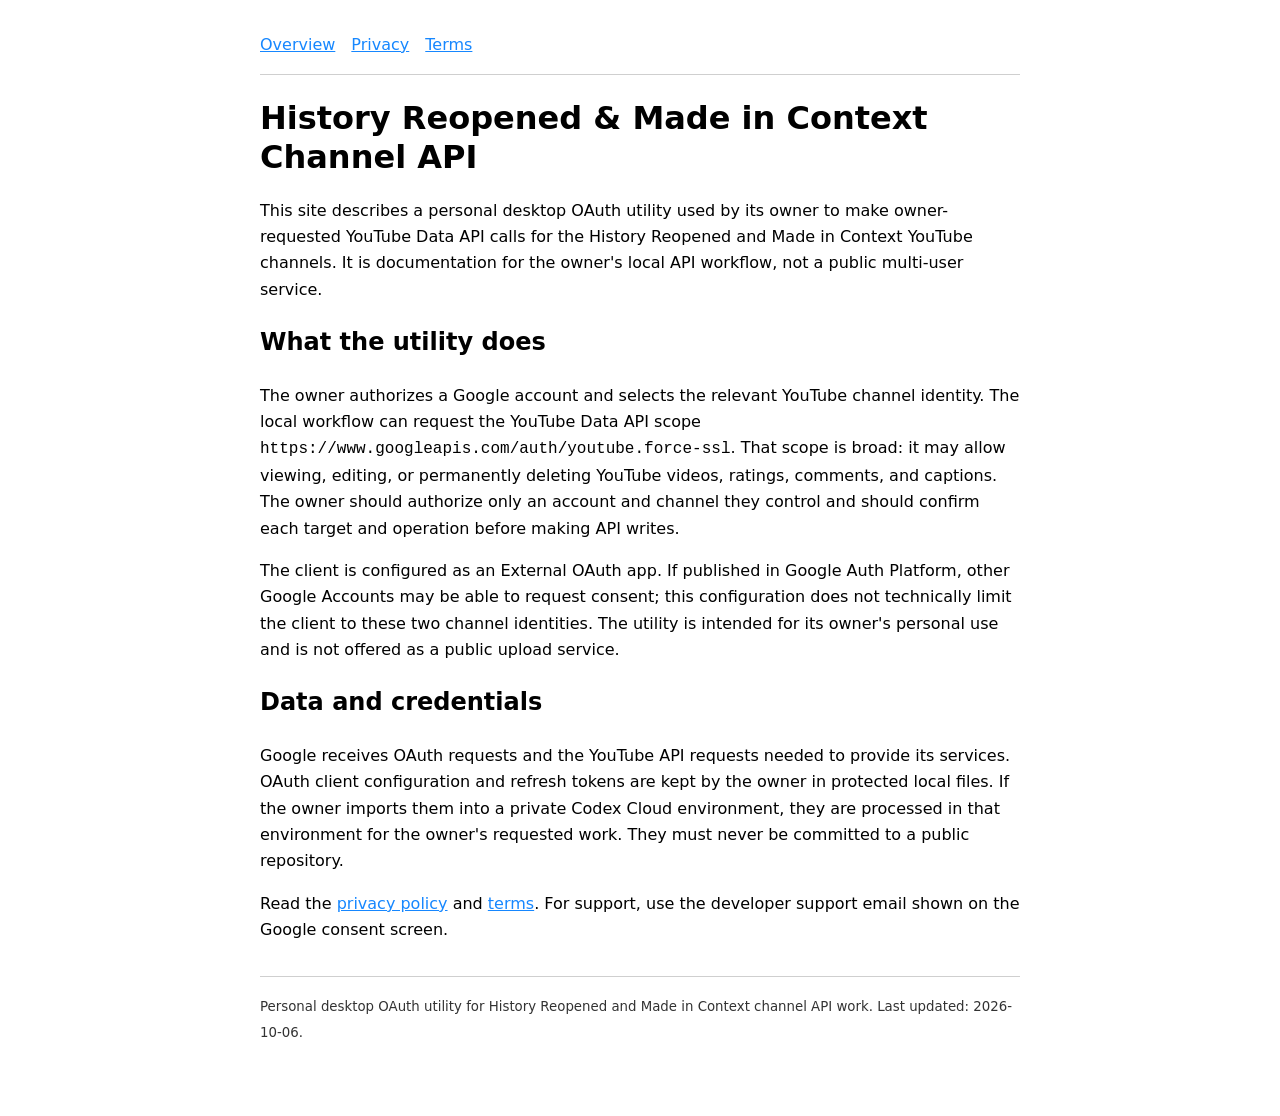
<file: index.html>
<!doctype html>
<html lang="en"><head><meta charset="utf-8"><meta name="viewport" content="width=device-width, initial-scale=1"><title>History Reopened & Made in Context Channel API</title><style>
:root{color-scheme:light dark;font:16px/1.65 system-ui,-apple-system,BlinkMacSystemFont,"Segoe UI",sans-serif}body{max-width:760px;margin:0 auto;padding:2rem 1.2rem}header,footer{border-bottom:1px solid #8886;padding-bottom:1rem;margin-bottom:1.5rem}footer{border-top:1px solid #8886;border-bottom:0;padding-top:1rem;margin-top:2rem}nav a{margin-right:1rem}h1{line-height:1.2}code{overflow-wrap:anywhere}a{color:#1687ff}small{opacity:.8}
</style></head><body><header><nav aria-label="Primary"><a href="/">Overview</a><a href="/privacy.html">Privacy</a><a href="/terms.html">Terms</a></nav></header><main><h1>History Reopened &amp; Made in Context Channel API</h1>
<p>This site describes a personal desktop OAuth utility used by its owner to make owner-requested YouTube Data API calls for the History Reopened and Made in Context YouTube channels. It is documentation for the owner's local API workflow, not a public multi-user service.</p>
<h2>What the utility does</h2><p>The owner authorizes a Google account and selects the relevant YouTube channel identity. The local workflow can request the YouTube Data API scope <code>https://www.googleapis.com/auth/youtube.force-ssl</code>. That scope is broad: it may allow viewing, editing, or permanently deleting YouTube videos, ratings, comments, and captions. The owner should authorize only an account and channel they control and should confirm each target and operation before making API writes.</p>
<p>The client is configured as an External OAuth app. If published in Google Auth Platform, other Google Accounts may be able to request consent; this configuration does not technically limit the client to these two channel identities. The utility is intended for its owner's personal use and is not offered as a public upload service.</p>
<h2>Data and credentials</h2><p>Google receives OAuth requests and the YouTube API requests needed to provide its services. OAuth client configuration and refresh tokens are kept by the owner in protected local files. If the owner imports them into a private Codex Cloud environment, they are processed in that environment for the owner's requested work. They must never be committed to a public repository.</p>
<p>Read the <a href="/privacy.html">privacy policy</a> and <a href="/terms.html">terms</a>. For support, use the developer support email shown on the Google consent screen.</p></main><footer><small>Personal desktop OAuth utility for History Reopened and Made in Context channel API work. Last updated: 2026-10-06.</small></footer></body></html>
</file>
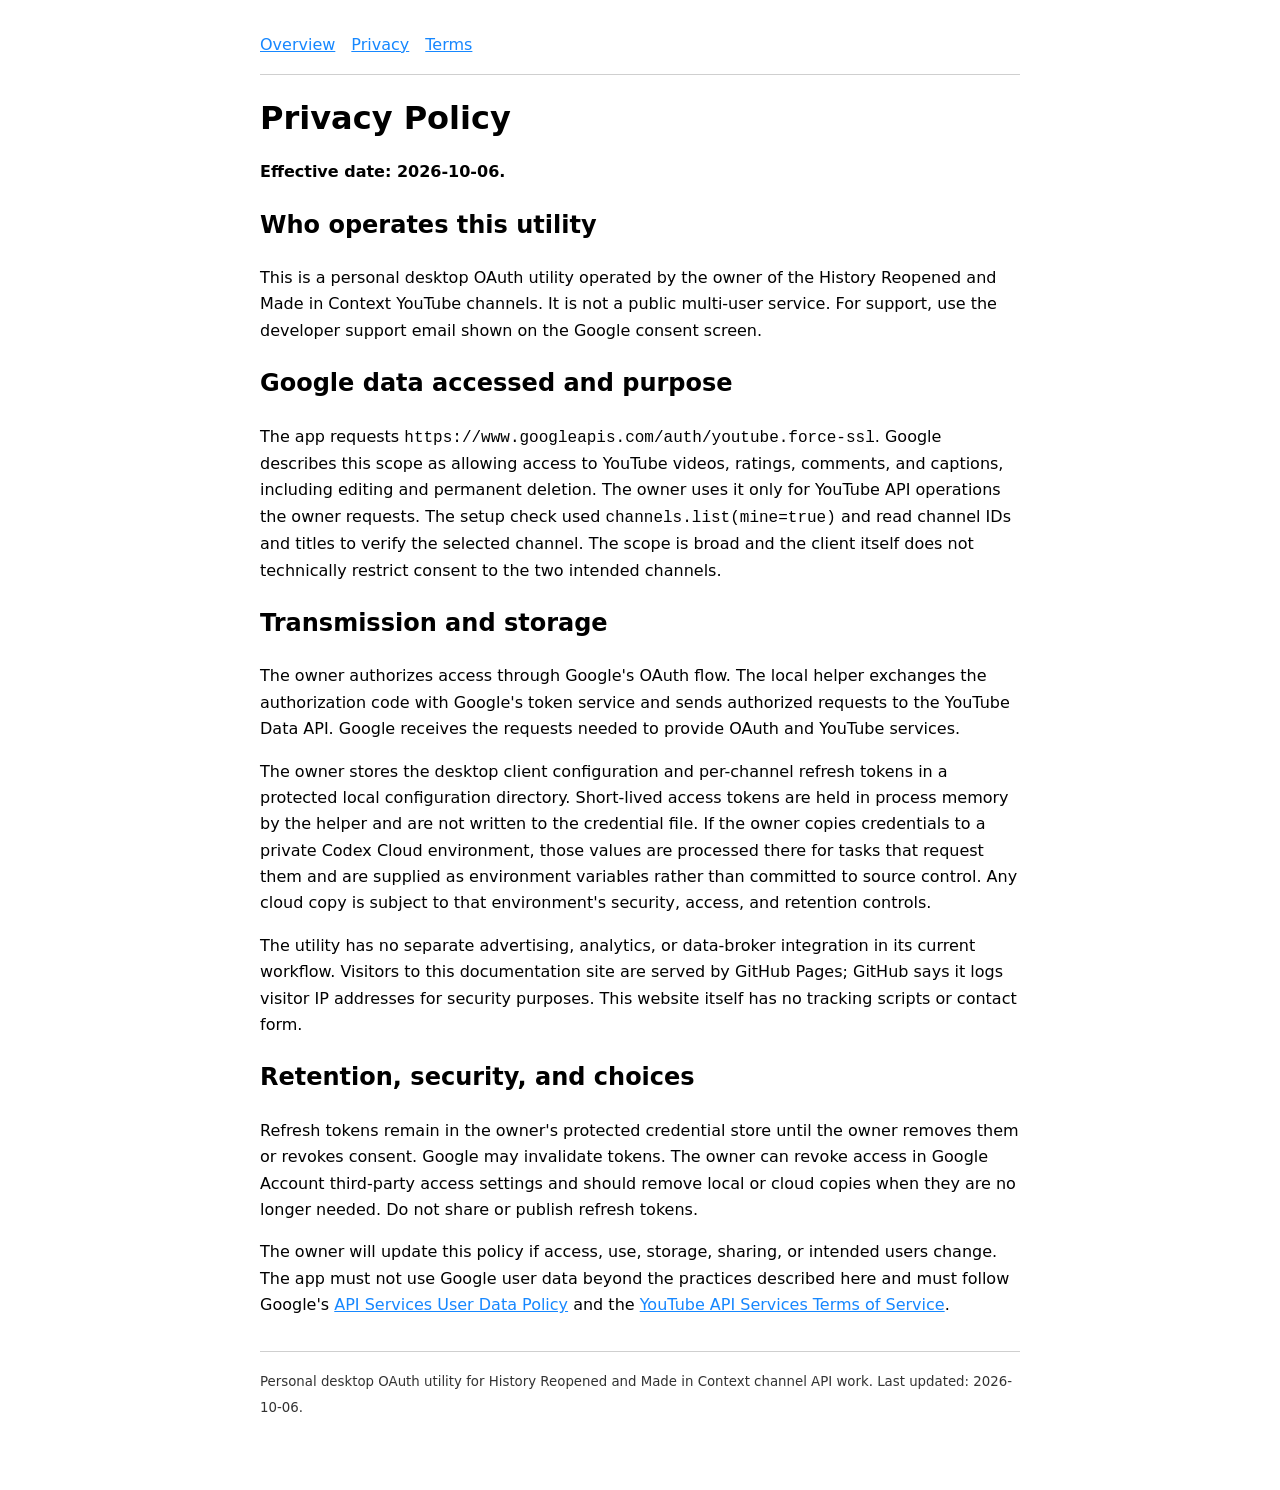
<file: privacy.html>
<!doctype html>
<html lang="en"><head><meta charset="utf-8"><meta name="viewport" content="width=device-width, initial-scale=1"><title>Privacy Policy — Channel API Utility</title><style>
:root{color-scheme:light dark;font:16px/1.65 system-ui,-apple-system,BlinkMacSystemFont,"Segoe UI",sans-serif}body{max-width:760px;margin:0 auto;padding:2rem 1.2rem}header,footer{border-bottom:1px solid #8886;padding-bottom:1rem;margin-bottom:1.5rem}footer{border-top:1px solid #8886;border-bottom:0;padding-top:1rem;margin-top:2rem}nav a{margin-right:1rem}h1{line-height:1.2}code{overflow-wrap:anywhere}a{color:#1687ff}small{opacity:.8}
</style></head><body><header><nav aria-label="Primary"><a href="/">Overview</a><a href="/privacy.html">Privacy</a><a href="/terms.html">Terms</a></nav></header><main><h1>Privacy Policy</h1><p><strong>Effective date: 2026-10-06.</strong></p>
<h2>Who operates this utility</h2><p>This is a personal desktop OAuth utility operated by the owner of the History Reopened and Made in Context YouTube channels. It is not a public multi-user service. For support, use the developer support email shown on the Google consent screen.</p>
<h2>Google data accessed and purpose</h2><p>The app requests <code>https://www.googleapis.com/auth/youtube.force-ssl</code>. Google describes this scope as allowing access to YouTube videos, ratings, comments, and captions, including editing and permanent deletion. The owner uses it only for YouTube API operations the owner requests. The setup check used <code>channels.list(mine=true)</code> and read channel IDs and titles to verify the selected channel. The scope is broad and the client itself does not technically restrict consent to the two intended channels.</p>
<h2>Transmission and storage</h2><p>The owner authorizes access through Google's OAuth flow. The local helper exchanges the authorization code with Google's token service and sends authorized requests to the YouTube Data API. Google receives the requests needed to provide OAuth and YouTube services.</p><p>The owner stores the desktop client configuration and per-channel refresh tokens in a protected local configuration directory. Short-lived access tokens are held in process memory by the helper and are not written to the credential file. If the owner copies credentials to a private Codex Cloud environment, those values are processed there for tasks that request them and are supplied as environment variables rather than committed to source control. Any cloud copy is subject to that environment's security, access, and retention controls.</p><p>The utility has no separate advertising, analytics, or data-broker integration in its current workflow. Visitors to this documentation site are served by GitHub Pages; GitHub says it logs visitor IP addresses for security purposes. This website itself has no tracking scripts or contact form.</p>
<h2>Retention, security, and choices</h2><p>Refresh tokens remain in the owner's protected credential store until the owner removes them or revokes consent. Google may invalidate tokens. The owner can revoke access in Google Account third-party access settings and should remove local or cloud copies when they are no longer needed. Do not share or publish refresh tokens.</p><p>The owner will update this policy if access, use, storage, sharing, or intended users change. The app must not use Google user data beyond the practices described here and must follow Google's <a href="https://developers.google.com/terms/api-services-user-data-policy">API Services User Data Policy</a> and the <a href="https://developers.google.com/youtube/terms/api-services-terms-of-service">YouTube API Services Terms of Service</a>.</p></main><footer><small>Personal desktop OAuth utility for History Reopened and Made in Context channel API work. Last updated: 2026-10-06.</small></footer></body></html>
</file>
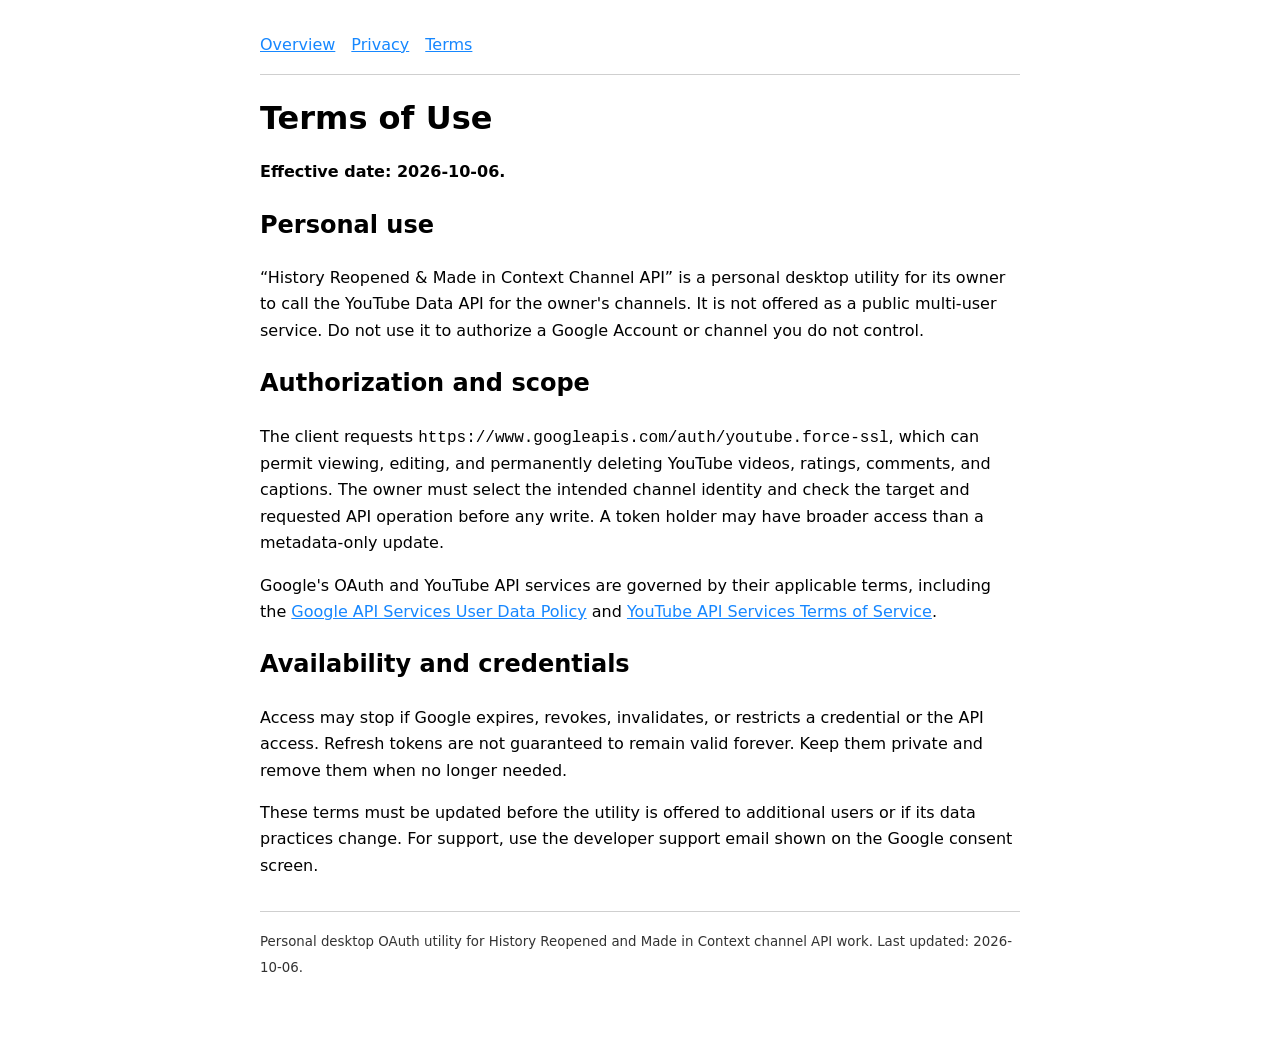
<file: terms.html>
<!doctype html>
<html lang="en"><head><meta charset="utf-8"><meta name="viewport" content="width=device-width, initial-scale=1"><title>Terms — Channel API Utility</title><style>
:root{color-scheme:light dark;font:16px/1.65 system-ui,-apple-system,BlinkMacSystemFont,"Segoe UI",sans-serif}body{max-width:760px;margin:0 auto;padding:2rem 1.2rem}header,footer{border-bottom:1px solid #8886;padding-bottom:1rem;margin-bottom:1.5rem}footer{border-top:1px solid #8886;border-bottom:0;padding-top:1rem;margin-top:2rem}nav a{margin-right:1rem}h1{line-height:1.2}code{overflow-wrap:anywhere}a{color:#1687ff}small{opacity:.8}
</style></head><body><header><nav aria-label="Primary"><a href="/">Overview</a><a href="/privacy.html">Privacy</a><a href="/terms.html">Terms</a></nav></header><main><h1>Terms of Use</h1><p><strong>Effective date: 2026-10-06.</strong></p>
<h2>Personal use</h2><p>“History Reopened &amp; Made in Context Channel API” is a personal desktop utility for its owner to call the YouTube Data API for the owner's channels. It is not offered as a public multi-user service. Do not use it to authorize a Google Account or channel you do not control.</p>
<h2>Authorization and scope</h2><p>The client requests <code>https://www.googleapis.com/auth/youtube.force-ssl</code>, which can permit viewing, editing, and permanently deleting YouTube videos, ratings, comments, and captions. The owner must select the intended channel identity and check the target and requested API operation before any write. A token holder may have broader access than a metadata-only update.</p><p>Google's OAuth and YouTube API services are governed by their applicable terms, including the <a href="https://developers.google.com/terms/api-services-user-data-policy">Google API Services User Data Policy</a> and <a href="https://developers.google.com/youtube/terms/api-services-terms-of-service">YouTube API Services Terms of Service</a>.</p>
<h2>Availability and credentials</h2><p>Access may stop if Google expires, revokes, invalidates, or restricts a credential or the API access. Refresh tokens are not guaranteed to remain valid forever. Keep them private and remove them when no longer needed.</p><p>These terms must be updated before the utility is offered to additional users or if its data practices change. For support, use the developer support email shown on the Google consent screen.</p></main><footer><small>Personal desktop OAuth utility for History Reopened and Made in Context channel API work. Last updated: 2026-10-06.</small></footer></body></html>
</file>
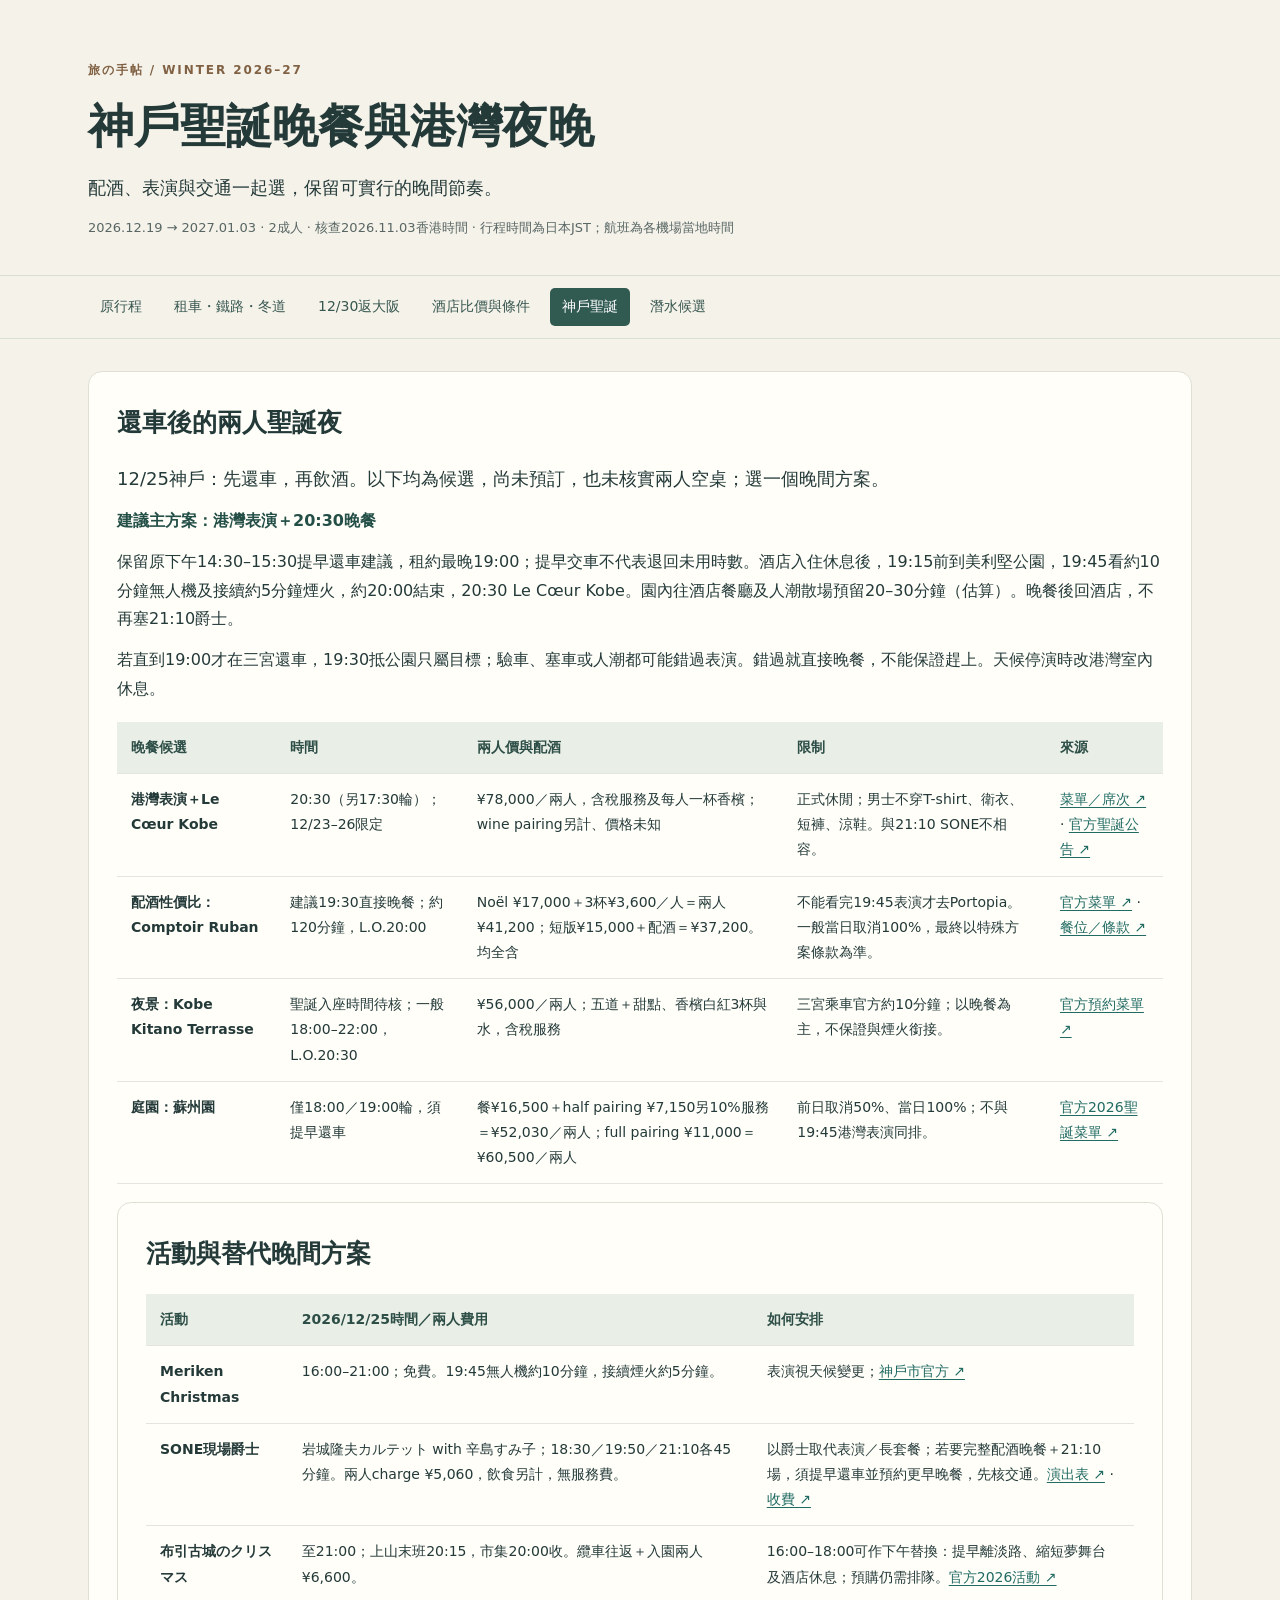
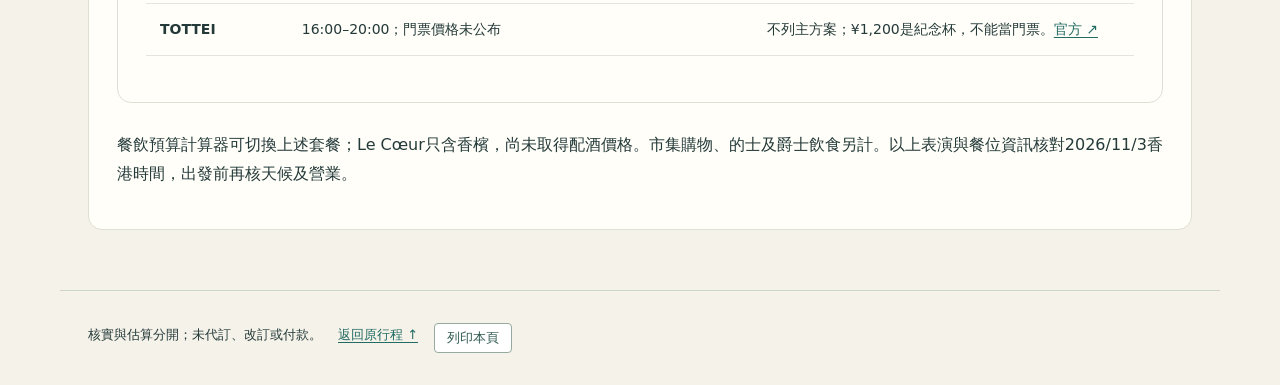
<file: osaka-setouchi-winter-2026/christmas.html>
<!DOCTYPE html>

<html lang="zh-Hant"><head><meta charset="utf-8"/><meta content="width=device-width,initial-scale=1" name="viewport"/><title>神戶聖誕晚餐與港灣夜晚｜日本冬旅</title><meta content="神戶聖誕晚餐與配酒候選、港灣表演及交通安排；價格與未確認事項分開列示。" name="description"/><link href="supplements.css" rel="stylesheet"/><style>@media screen and (max-width:650px){
.mobile-cards{min-width:0;display:block}.mobile-cards thead{position:absolute;width:1px;height:1px;padding:0;overflow:hidden;clip-path:inset(50%)}
.mobile-cards tbody{display:block}.mobile-cards tr{display:block;border:1px solid #d9dfd5;border-radius:9px;margin:0 0 18px;padding:14px;background:#fffef9}
.mobile-cards td{display:block;padding:6px 0;border:0;min-width:0;overflow-wrap:anywhere}.mobile-cards td:first-child{font-size:17px;color:#244f47;padding-bottom:10px;border-bottom:1px solid #e4e5dc;margin-bottom:6px}
.mobile-cards td:not(:first-child)::before{content:attr(data-label);display:block;font-size:12px;color:#596764;font-weight:650;margin-bottom:2px}
#xmas-events{border:0;padding:0;margin-top:32px}
}</style></head><body><a class="skip" href="#content">跳至內容</a><header><div class="eyebrow">旅の手帖 / WINTER 2026–27</div><h1>神戶聖誕晚餐與港灣夜晚</h1><p class="lead">配酒、表演與交通一起選，保留可實行的晚間節奏。</p><p class="meta">2026.12.19 → 2027.01.03 · 2成人 · 核查2026.11.03香港時間 · 行程時間為日本JST；航班為各機場當地時間</p></header><nav aria-label="行程頁面"><a href="index.html">原行程</a><a href="transport.html">租車・鐵路・冬道</a><a href="sanin-flights.html">12/30返大阪</a><a href="hotel-options.html">酒店比價與條件</a><a aria-current="page" href="christmas.html">神戶聖誕</a><a href="diving.html">潛水候選</a></nav><main id="content"><section id="dinner"><h2>還車後的兩人聖誕夜</h2><p class="lead">12/25神戶：先還車，再飲酒。以下均為候選，尚未預訂，也未核實兩人空桌；選一個晚間方案。</p><div class="note"><strong>建議主方案：港灣表演＋20:30晚餐</strong><p>保留原下午14:30–15:30提早還車建議，租約最晚19:00；提早交車不代表退回未用時數。酒店入住休息後，19:15前到美利堅公園，19:45看約10分鐘無人機及接續約5分鐘煙火，約20:00結束，20:30 Le Cœur Kobe。園內往酒店餐廳及人潮散場預留20–30分鐘（估算）。晚餐後回酒店，不再塞21:10爵士。</p><p>若直到19:00才在三宮還車，19:30抵公園只屬目標；驗車、塞車或人潮都可能錯過表演。錯過就直接晚餐，不能保證趕上。天候停演時改港灣室內休息。</p></div><div class="table-scroll"><table class="mobile-cards"><thead><tr><th>晚餐候選</th><th>時間</th><th>兩人價與配酒</th><th>限制</th><th>來源</th></tr></thead><tbody><tr><td data-label="晚餐候選">港灣表演＋Le Cœur Kobe</td><td data-label="時間">20:30（另17:30輪）；12/23–26限定</td><td data-label="兩人價與配酒">¥78,000／兩人，含稅服務及每人一杯香檳；wine pairing另計、價格未知</td><td data-label="限制">正式休閒；男士不穿T-shirt、衛衣、短褲、涼鞋。與21:10 SONE不相容。</td><td data-label="來源"><a href="https://www.tablecheck.com/ja/shops/l-s-lecoeur/reserve" rel="noopener noreferrer" target="_blank">菜單／席次 ↗</a> · <a href="https://www.l-s.jp/event/3392" rel="noopener noreferrer" target="_blank">官方聖誕公告 ↗</a></td></tr><tr><td data-label="晚餐候選">配酒性價比：Comptoir Ruban</td><td data-label="時間">建議19:30直接晚餐；約120分鐘，L.O.20:00</td><td data-label="兩人價與配酒">Noël ¥17,000＋3杯¥3,600／人＝兩人¥41,200；短版¥15,000＋配酒＝¥37,200。均全含</td><td data-label="限制">不能看完19:45表演才去Portopia。一般當日取消100%，最終以特殊方案條款為準。</td><td data-label="來源"><a href="https://www.portopia.co.jp/information/detail/92/" rel="noopener noreferrer" target="_blank">官方菜單 ↗</a> · <a href="https://www.tablecheck.com/ja/shops/portopia-ruban/reserve" rel="noopener noreferrer" target="_blank">餐位／條款 ↗</a></td></tr><tr><td data-label="晚餐候選">夜景：Kobe Kitano Terrasse</td><td data-label="時間">聖誕入座時間待核；一般18:00–22:00，L.O.20:30</td><td data-label="兩人價與配酒">¥56,000／兩人；五道＋甜點、香檳白紅3杯與水，含稅服務</td><td data-label="限制">三宮乘車官方約10分鐘；以晚餐為主，不保證與煙火銜接。</td><td data-label="來源"><a href="https://www.tablecheck.com/ja/shops/kobe-kitano-terrasse/reserve" rel="noopener noreferrer" target="_blank">官方預約菜單 ↗</a></td></tr><tr><td data-label="晚餐候選">庭園：蘇州園</td><td data-label="時間">僅18:00／19:00輪，須提早還車</td><td data-label="兩人價與配酒">餐¥16,500＋half pairing ¥7,150另10%服務＝¥52,030／兩人；full pairing ¥11,000＝¥60,500／兩人</td><td data-label="限制">前日取消50%、當日100%；不與19:45港灣表演同排。</td><td data-label="來源"><a href="https://soshuen.jp/wedding_news/2026/10/01/63488" rel="noopener noreferrer" target="_blank">官方2026聖誕菜單 ↗</a></td></tr></tbody></table></div><section id="xmas-events"><h2>活動與替代晚間方案</h2><div class="table-scroll"><table class="mobile-cards"><thead><tr><th>活動</th><th>2026/12/25時間／兩人費用</th><th>如何安排</th></tr></thead><tbody><tr><td data-label="活動">Meriken Christmas</td><td data-label="2026/12/25時間／兩人費用">16:00–21:00；免費。19:45無人機約10分鐘，接續煙火約5分鐘。</td><td data-label="如何安排">表演視天候變更；<a href="https://www.city.kobe.lg.jp/a44800/033566500428.html" rel="noopener noreferrer" target="_blank">神戶市官方 ↗</a></td></tr><tr><td data-label="活動">SONE現場爵士</td><td data-label="2026/12/25時間／兩人費用">岩城隆夫カルテット with 辛島すみ子；18:30／19:50／21:10各45分鐘。兩人charge ¥5,060，飲食另計，無服務費。</td><td data-label="如何安排">以爵士取代表演／長套餐；若要完整配酒晚餐＋21:10場，須提早還車並預約更早晚餐，先核交通。<a href="https://kobe-sone.com/schedule/" rel="noopener noreferrer" target="_blank">演出表 ↗</a> · <a href="https://kobe-sone.com/faq/" rel="noopener noreferrer" target="_blank">收費 ↗</a></td></tr><tr><td data-label="活動">布引古城のクリスマス</td><td data-label="2026/12/25時間／兩人費用">至21:00；上山末班20:15，市集20:00收。纜車往返＋入園兩人¥6,600。</td><td data-label="如何安排">16:00–18:00可作下午替換：提早離淡路、縮短夢舞台及酒店休息；預購仍需排隊。<a href="https://www.kobeherb.com/tips/kobechristmasmarket/index.html" rel="noopener noreferrer" target="_blank">官方2026活動 ↗</a></td></tr><tr><td data-label="活動">TOTTEI</td><td data-label="2026/12/25時間／兩人費用">16:00–20:00；門票價格未公布</td><td data-label="如何安排">不列主方案；¥1,200是紀念杯，不能當門票。<a href="https://kobe-christmasmarket.com/" rel="noopener noreferrer" target="_blank">官方 ↗</a></td></tr></tbody></table></div></section><p class="note">餐飲預算計算器可切換上述套餐；Le Cœur只含香檳，尚未取得配酒價格。市集購物、的士及爵士飲食另計。以上表演與餐位資訊核對2026/11/3香港時間，出發前再核天候及營業。</p></section></main><footer>核實與估算分開；未代訂、改訂或付款。<a href="index.html">返回原行程 ↑</a><button onclick="window.print()">列印本頁</button></footer></body></html>
</file>
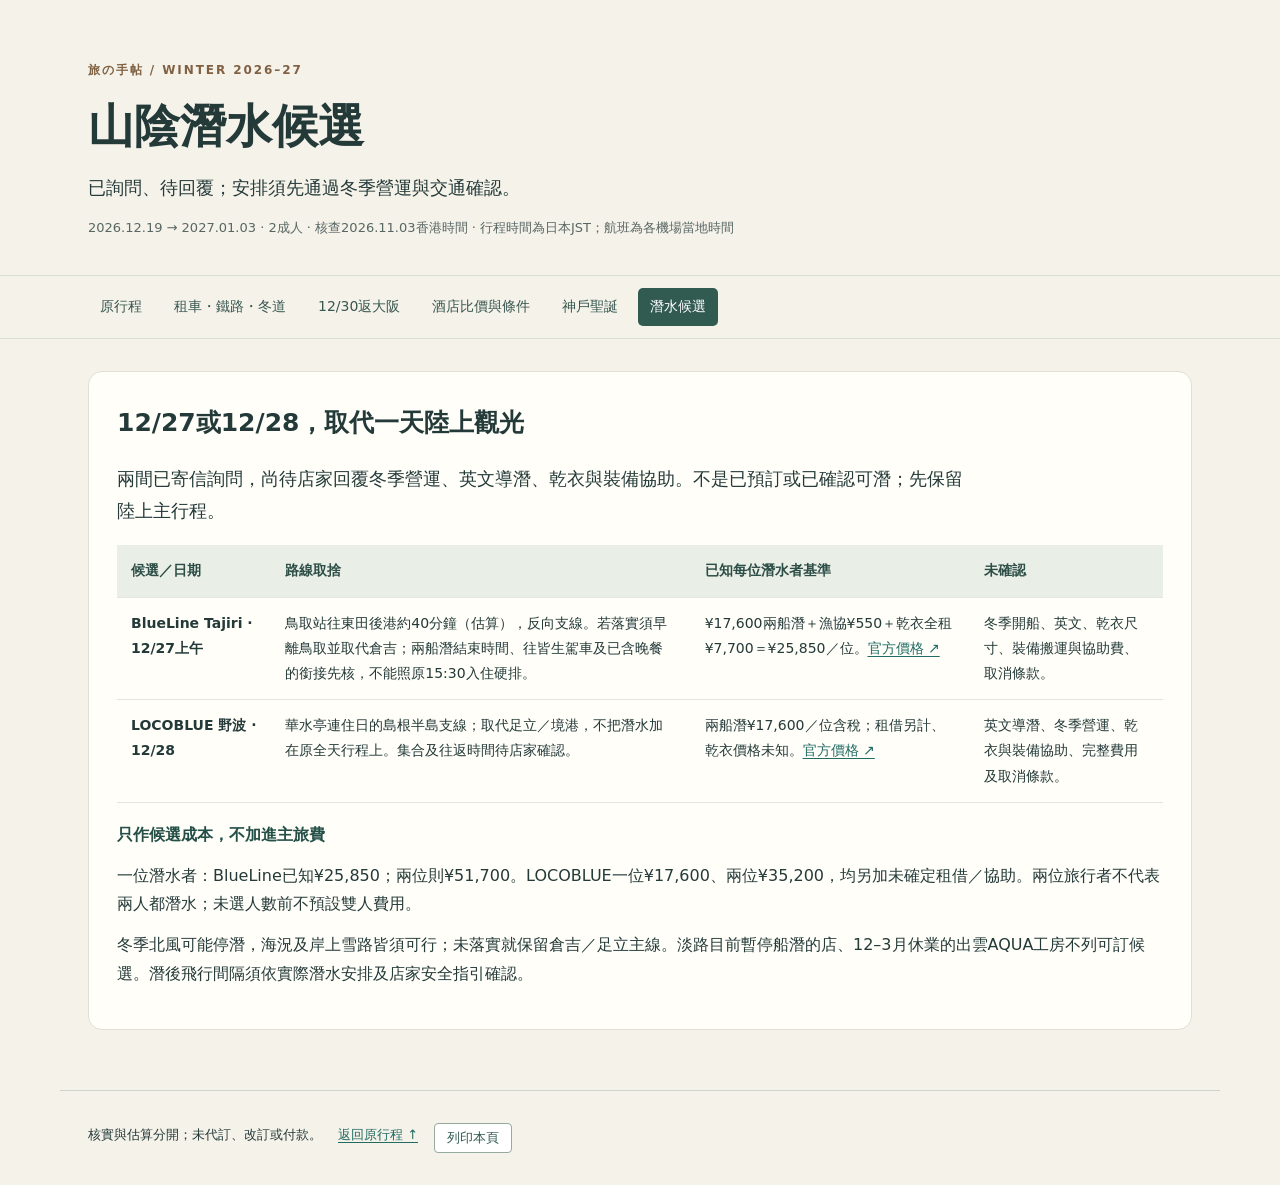
<file: osaka-setouchi-winter-2026/diving.html>
<!DOCTYPE html>

<html lang="zh-Hant"><head><meta charset="utf-8"/><meta content="width=device-width,initial-scale=1" name="viewport"/><title>山陰潛水候選｜日本冬旅</title><meta content="鳥取與島根的冬季潛水候選、每位費用、行程替換及待店家確認事項。" name="description"/><link href="supplements.css" rel="stylesheet"/></head><body><a class="skip" href="#content">跳至內容</a><header><div class="eyebrow">旅の手帖 / WINTER 2026–27</div><h1>山陰潛水候選</h1><p class="lead">已詢問、待回覆；安排須先通過冬季營運與交通確認。</p><p class="meta">2026.12.19 → 2027.01.03 · 2成人 · 核查2026.11.03香港時間 · 行程時間為日本JST；航班為各機場當地時間</p></header><nav aria-label="行程頁面"><a href="index.html">原行程</a><a href="transport.html">租車・鐵路・冬道</a><a href="sanin-flights.html">12/30返大阪</a><a href="hotel-options.html">酒店比價與條件</a><a href="christmas.html">神戶聖誕</a><a aria-current="page" href="diving.html">潛水候選</a></nav><main id="content"><section id="candidates"><h2>12/27或12/28，取代一天陸上觀光</h2><p class="lead">兩間已寄信詢問，尚待店家回覆冬季營運、英文導潛、乾衣與裝備協助。不是已預訂或已確認可潛；先保留陸上主行程。</p><div class="table-scroll"><table><thead><tr><th>候選／日期</th><th>路線取捨</th><th>已知每位潛水者基準</th><th>未確認</th></tr></thead><tbody><tr><td>BlueLine Tajiri · 12/27上午</td><td>鳥取站往東田後港約40分鐘（估算），反向支線。若落實須早離鳥取並取代倉吉；兩船潛結束時間、往皆生駕車及已含晚餐的銜接先核，不能照原15:30入住硬排。</td><td>¥17,600兩船潛＋漁協¥550＋乾衣全租¥7,700＝¥25,850／位。<a href="https://bluelinetajiri.com/price.html" rel="noopener noreferrer" target="_blank">官方價格 ↗</a></td><td>冬季開船、英文、乾衣尺寸、裝備搬運與協助費、取消條款。</td></tr><tr><td>LOCOBLUE 野波 · 12/28</td><td>華水亭連住日的島根半島支線；取代足立／境港，不把潛水加在原全天行程上。集合及往返時間待店家確認。</td><td>兩船潛¥17,600／位含稅；租借另計、乾衣價格未知。<a href="https://locoblue-diving.com/price" rel="noopener noreferrer" target="_blank">官方價格 ↗</a></td><td>英文導潛、冬季營運、乾衣與裝備協助、完整費用及取消條款。</td></tr></tbody></table></div><div class="note"><strong>只作候選成本，不加進主旅費</strong><p>一位潛水者：BlueLine已知¥25,850；兩位則¥51,700。LOCOBLUE一位¥17,600、兩位¥35,200，均另加未確定租借／協助。兩位旅行者不代表兩人都潛水；未選人數前不預設雙人費用。</p><p>冬季北風可能停潛，海況及岸上雪路皆須可行；未落實就保留倉吉／足立主線。淡路目前暫停船潛的店、12–3月休業的出雲AQUA工房不列可訂候選。潛後飛行間隔須依實際潛水安排及店家安全指引確認。</p></div></section></main><footer>核實與估算分開；未代訂、改訂或付款。<a href="index.html">返回原行程 ↑</a><button onclick="window.print()">列印本頁</button></footer></body></html>
</file>
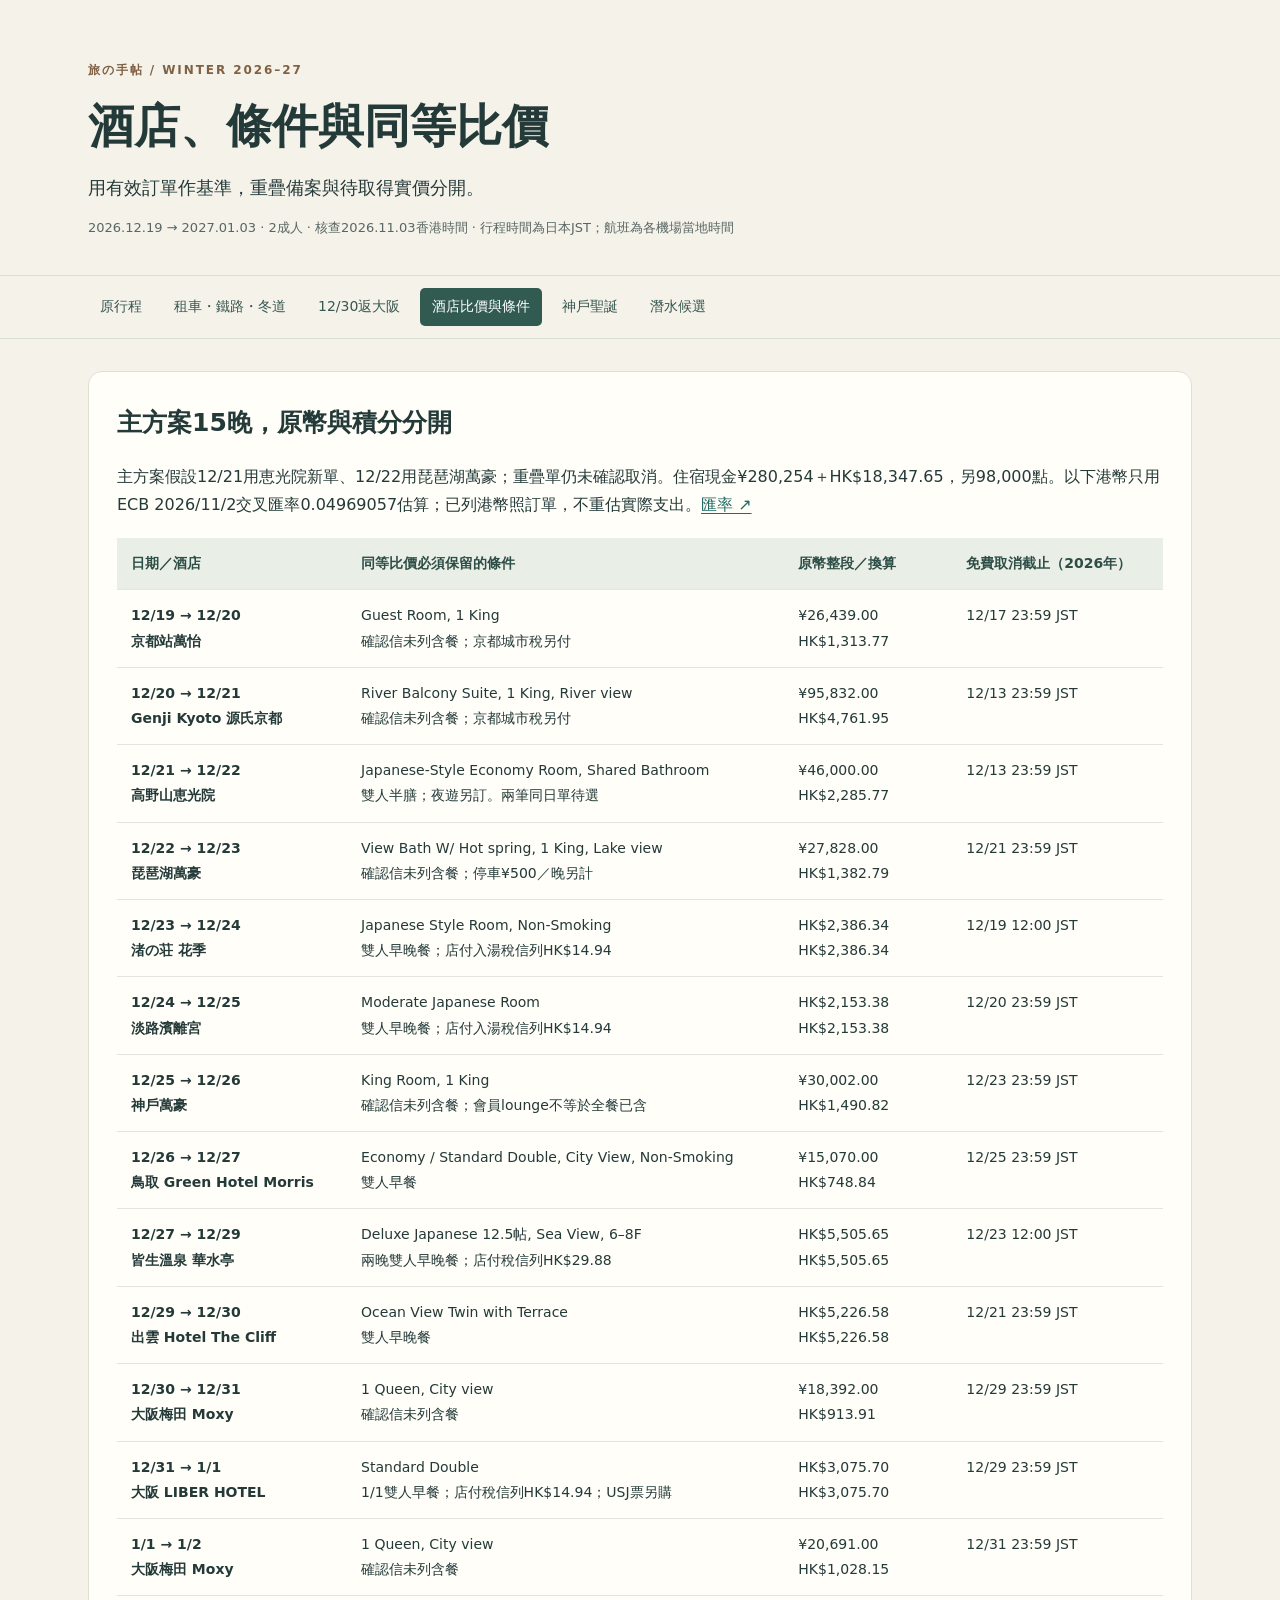
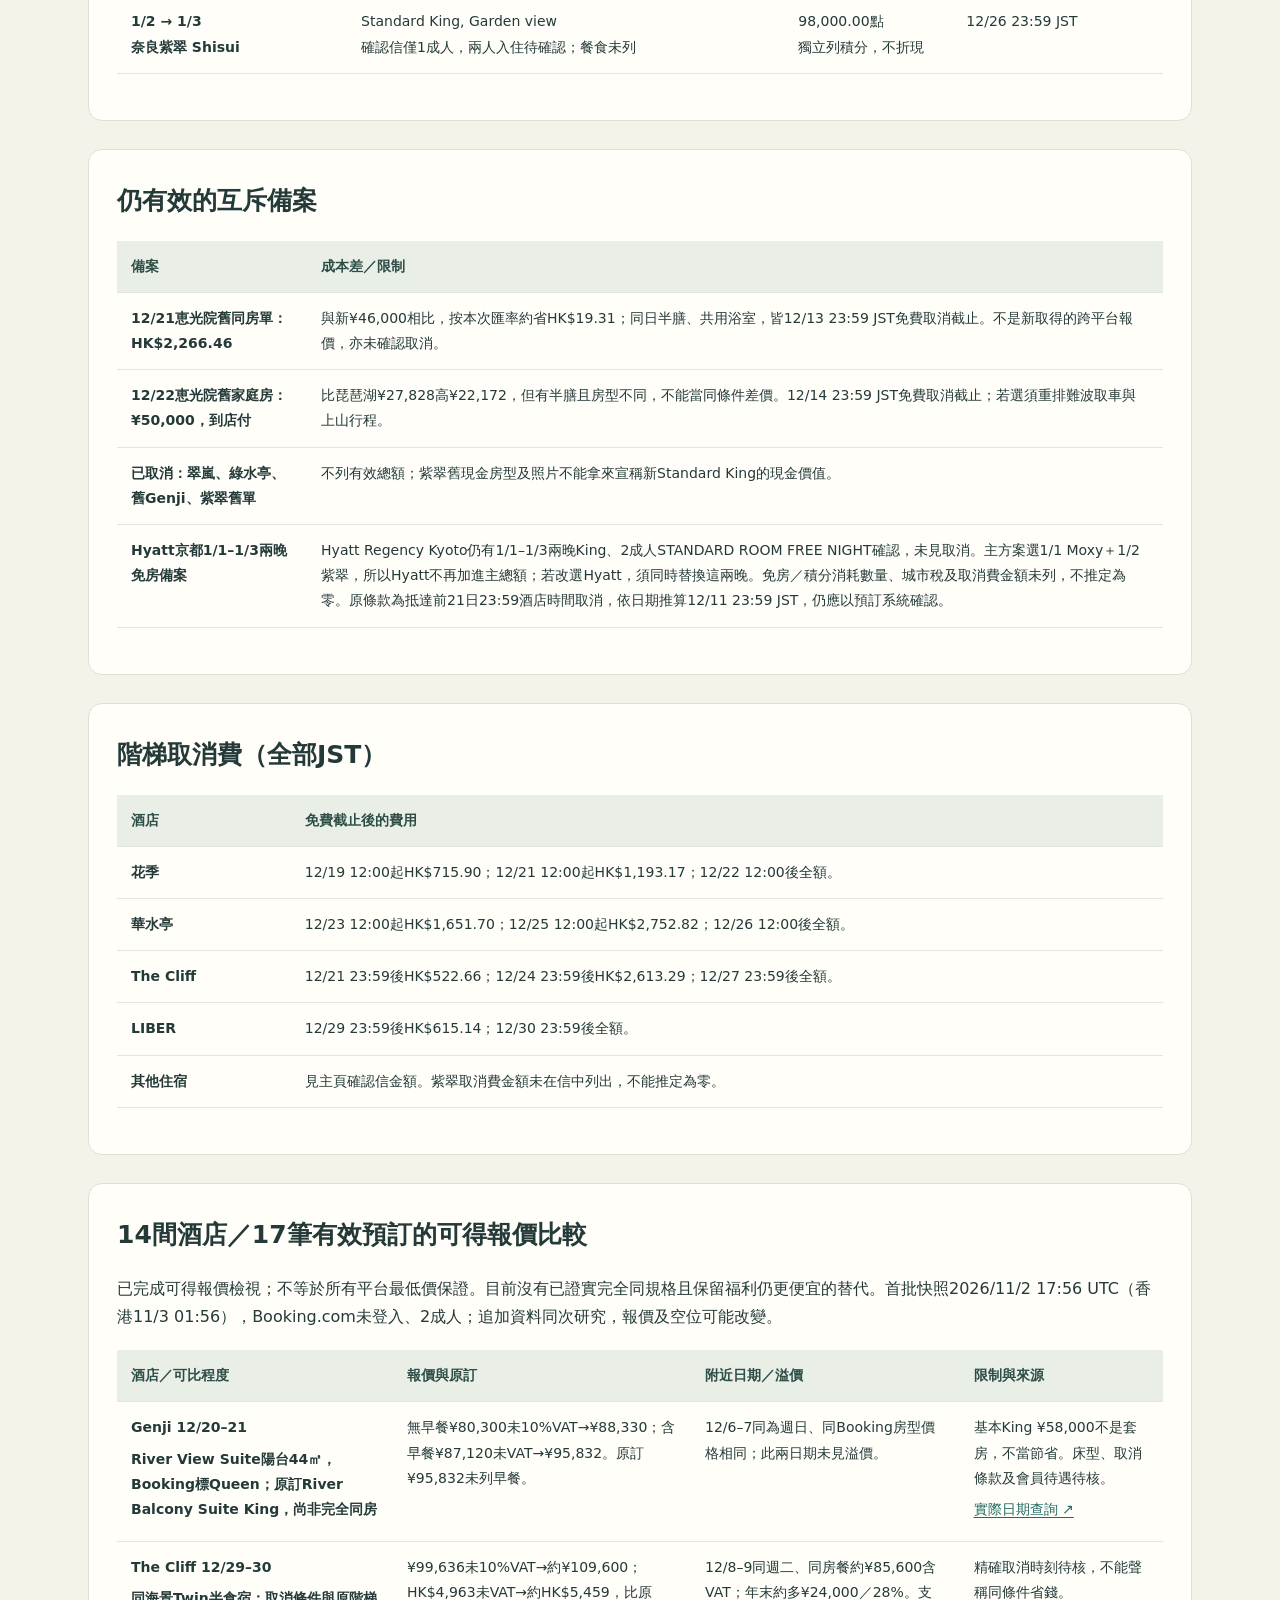
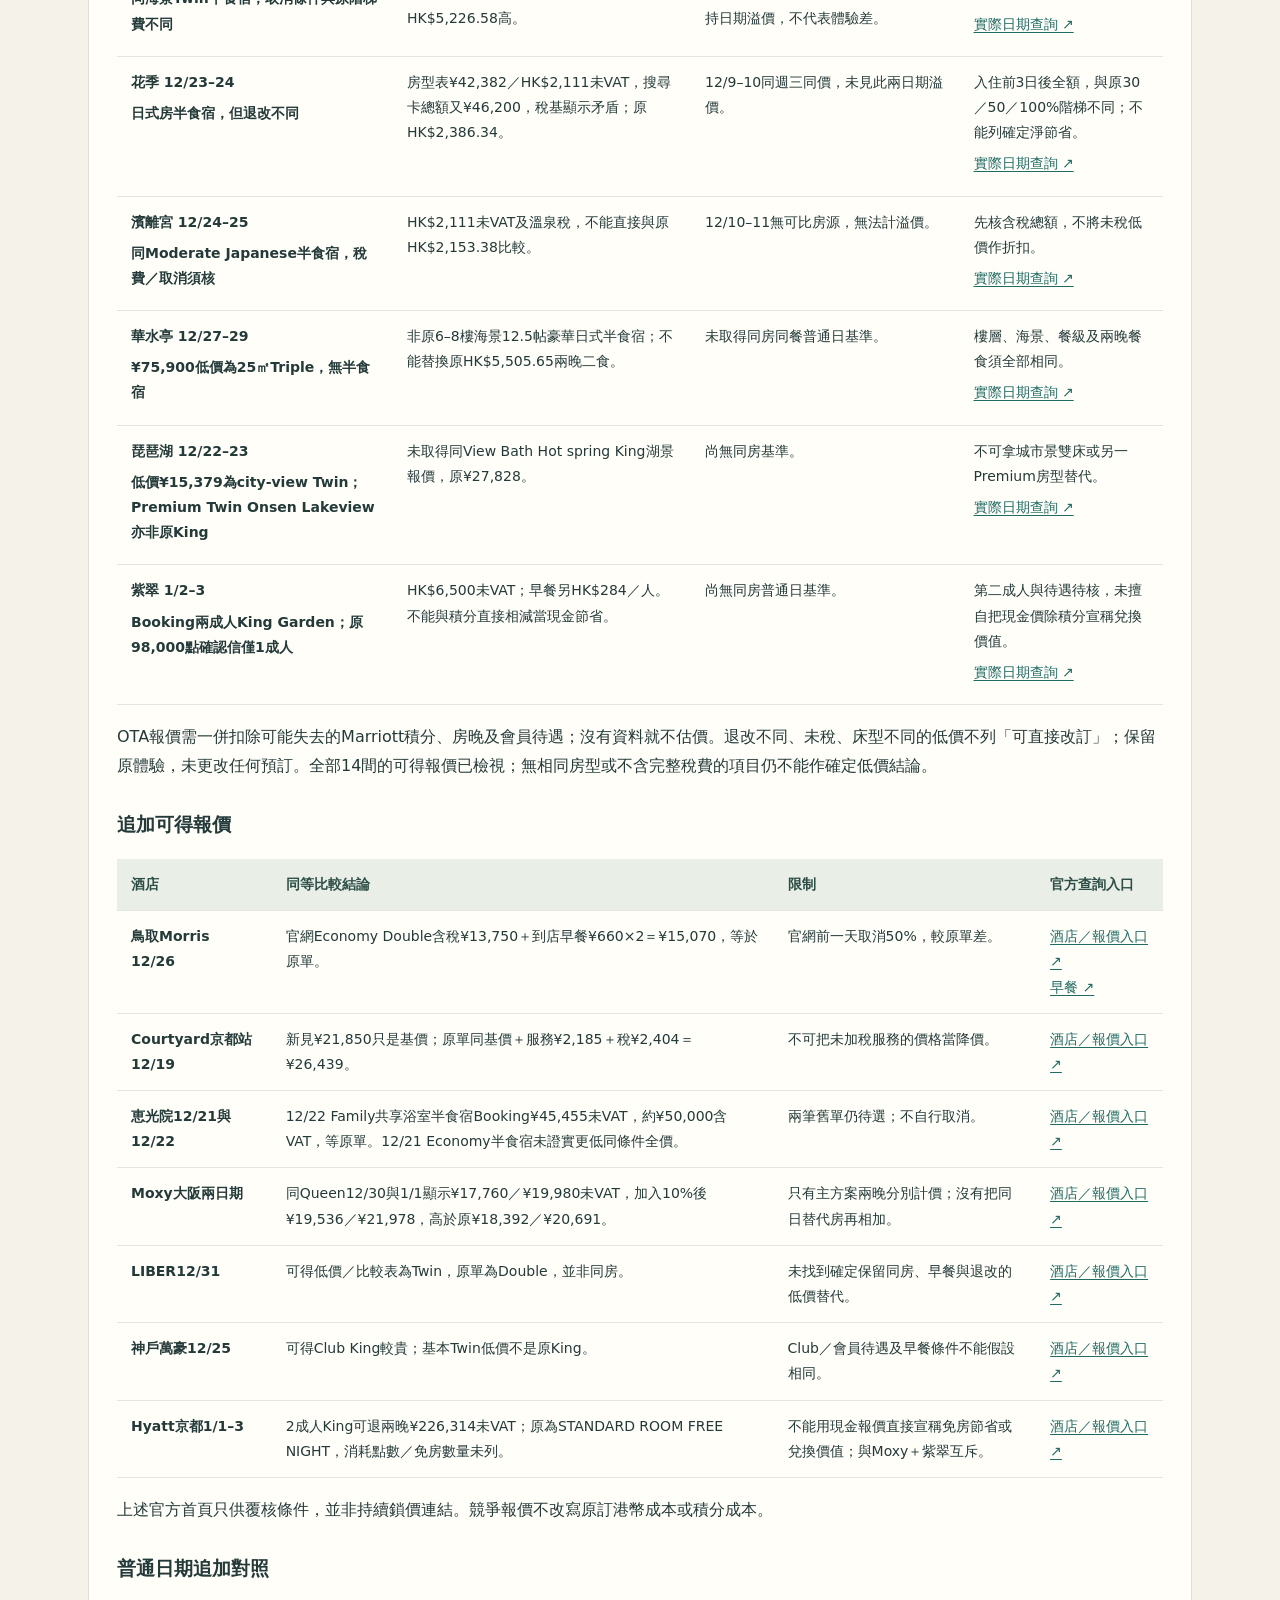
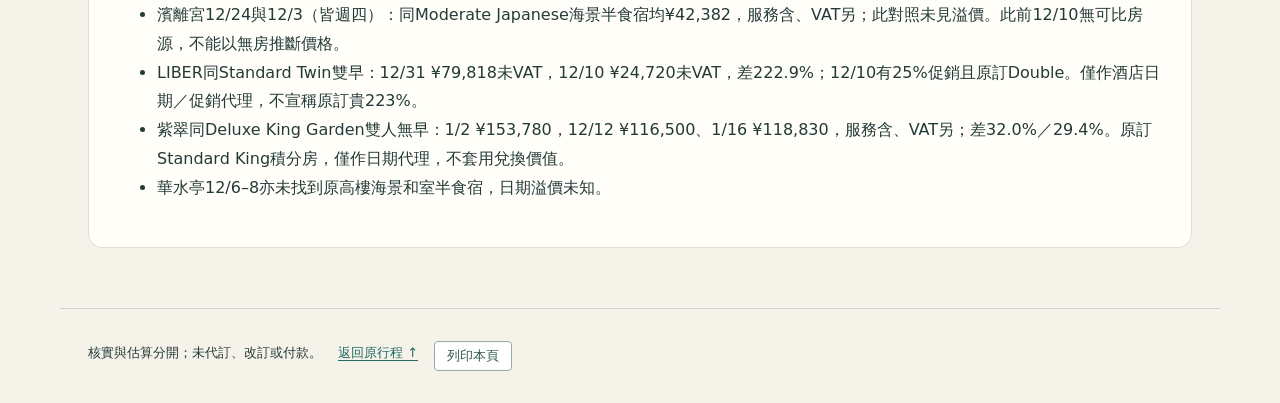
<file: osaka-setouchi-winter-2026/hotel-options.html>
<!DOCTYPE html>

<html lang="zh-Hant"><head><meta charset="utf-8"/><meta content="width=device-width,initial-scale=1" name="viewport"/><title>酒店、條件與同等比價｜日本冬旅</title><meta content="把原行程的移動拆成可預約的起訖時間、指定車次與每段冬季備案。" name="description"/><link href="supplements.css" rel="stylesheet"/></head><body><a class="skip" href="#content">跳至內容</a><header><div class="eyebrow">旅の手帖 / WINTER 2026–27</div><h1>酒店、條件與同等比價</h1><p class="lead">用有效訂單作基準，重疊備案與待取得實價分開。</p><p class="meta">2026.12.19 → 2027.01.03 · 2成人 · 核查2026.11.03香港時間 · 行程時間為日本JST；航班為各機場當地時間</p></header><nav aria-label="行程頁面"><a href="index.html">原行程</a><a href="transport.html">租車・鐵路・冬道</a><a href="sanin-flights.html">12/30返大阪</a><a aria-current="page" href="hotel-options.html">酒店比價與條件</a><a href="christmas.html">神戶聖誕</a><a href="diving.html">潛水候選</a></nav><main id="content"><section id="bookings"><h2>主方案15晚，原幣與積分分開</h2><p>主方案假設12/21用恵光院新單、12/22用琵琶湖萬豪；重疊單仍未確認取消。住宿現金¥280,254＋HK$18,347.65，另98,000點。以下港幣只用ECB 2026/11/2交叉匯率0.04969057估算；已列港幣照訂單，不重估實際支出。<a href="https://www.ecb.europa.eu/stats/policy_and_exchange_rates/euro_reference_exchange_rates/html/index.en.html" rel="noopener noreferrer" target="_blank">匯率 ↗</a></p><div class="table-scroll"><table><thead><tr><th>日期／酒店</th><th>同等比價必須保留的條件</th><th>原幣整段／換算</th><th>免費取消截止（2026年）</th></tr></thead><tbody><tr><td>12/19 → 12/20<br/>京都站萬怡</td><td>Guest Room, 1 King<br/>確認信未列含餐；京都城市稅另付</td><td>¥26,439.00<br/>HK$1,313.77</td><td>12/17 23:59 JST</td></tr><tr><td>12/20 → 12/21<br/>Genji Kyoto 源氏京都</td><td>River Balcony Suite, 1 King, River view<br/>確認信未列含餐；京都城市稅另付</td><td>¥95,832.00<br/>HK$4,761.95</td><td>12/13 23:59 JST</td></tr><tr><td>12/21 → 12/22<br/>高野山恵光院</td><td>Japanese-Style Economy Room, Shared Bathroom<br/>雙人半膳；夜遊另訂。兩筆同日單待選</td><td>¥46,000.00<br/>HK$2,285.77</td><td>12/13 23:59 JST</td></tr><tr><td>12/22 → 12/23<br/>琵琶湖萬豪</td><td>View Bath W/ Hot spring, 1 King, Lake view<br/>確認信未列含餐；停車¥500／晚另計</td><td>¥27,828.00<br/>HK$1,382.79</td><td>12/21 23:59 JST</td></tr><tr><td>12/23 → 12/24<br/>渚の荘 花季</td><td>Japanese Style Room, Non-Smoking<br/>雙人早晚餐；店付入湯稅信列HK$14.94</td><td>HK$2,386.34<br/>HK$2,386.34</td><td>12/19 12:00 JST</td></tr><tr><td>12/24 → 12/25<br/>淡路濱離宮</td><td>Moderate Japanese Room<br/>雙人早晚餐；店付入湯稅信列HK$14.94</td><td>HK$2,153.38<br/>HK$2,153.38</td><td>12/20 23:59 JST</td></tr><tr><td>12/25 → 12/26<br/>神戶萬豪</td><td>King Room, 1 King<br/>確認信未列含餐；會員lounge不等於全餐已含</td><td>¥30,002.00<br/>HK$1,490.82</td><td>12/23 23:59 JST</td></tr><tr><td>12/26 → 12/27<br/>鳥取 Green Hotel Morris</td><td>Economy / Standard Double, City View, Non-Smoking<br/>雙人早餐</td><td>¥15,070.00<br/>HK$748.84</td><td>12/25 23:59 JST</td></tr><tr><td>12/27 → 12/29<br/>皆生溫泉 華水亭</td><td>Deluxe Japanese 12.5帖, Sea View, 6–8F<br/>兩晚雙人早晚餐；店付稅信列HK$29.88</td><td>HK$5,505.65<br/>HK$5,505.65</td><td>12/23 12:00 JST</td></tr><tr><td>12/29 → 12/30<br/>出雲 Hotel The Cliff</td><td>Ocean View Twin with Terrace<br/>雙人早晚餐</td><td>HK$5,226.58<br/>HK$5,226.58</td><td>12/21 23:59 JST</td></tr><tr><td>12/30 → 12/31<br/>大阪梅田 Moxy</td><td>1 Queen, City view<br/>確認信未列含餐</td><td>¥18,392.00<br/>HK$913.91</td><td>12/29 23:59 JST</td></tr><tr><td>12/31 → 1/1<br/>大阪 LIBER HOTEL</td><td>Standard Double<br/>1/1雙人早餐；店付稅信列HK$14.94；USJ票另購</td><td>HK$3,075.70<br/>HK$3,075.70</td><td>12/29 23:59 JST</td></tr><tr><td>1/1 → 1/2<br/>大阪梅田 Moxy</td><td>1 Queen, City view<br/>確認信未列含餐</td><td>¥20,691.00<br/>HK$1,028.15</td><td>12/31 23:59 JST</td></tr><tr><td>1/2 → 1/3<br/>奈良紫翠 Shisui</td><td>Standard King, Garden view<br/>確認信僅1成人，兩人入住待確認；餐食未列</td><td>98,000.00點<br/>獨立列積分，不折現</td><td>12/26 23:59 JST</td></tr></tbody></table></div></section><section id="alternatives"><h2>仍有效的互斥備案</h2><div class="table-scroll"><table><thead><tr><th>備案</th><th>成本差／限制</th></tr></thead><tbody><tr><td>12/21恵光院舊同房單：HK$2,266.46</td><td>與新¥46,000相比，按本次匯率約省HK$19.31；同日半膳、共用浴室，皆12/13 23:59 JST免費取消截止。不是新取得的跨平台報價，亦未確認取消。</td></tr><tr><td>12/22恵光院舊家庭房：¥50,000，到店付</td><td>比琵琶湖¥27,828高¥22,172，但有半膳且房型不同，不能當同條件差價。12/14 23:59 JST免費取消截止；若選須重排難波取車與上山行程。</td></tr><tr><td>已取消：翠嵐、綠水亭、舊Genji、紫翠舊單</td><td>不列有效總額；紫翠舊現金房型及照片不能拿來宣稱新Standard King的現金價值。</td></tr><tr><td>Hyatt京都1/1–1/3兩晚免房備案</td><td>Hyatt Regency Kyoto仍有1/1–1/3兩晚King、2成人STANDARD ROOM FREE NIGHT確認，未見取消。主方案選1/1 Moxy＋1/2紫翠，所以Hyatt不再加進主總額；若改選Hyatt，須同時替換這兩晚。免房／積分消耗數量、城市稅及取消費金額未列，不推定為零。原條款為抵達前21日23:59酒店時間取消，依日期推算12/11 23:59 JST，仍應以預訂系統確認。</td></tr></tbody></table></div></section><section id="fees"><h2>階梯取消費（全部JST）</h2><div class="table-scroll"><table><thead><tr><th>酒店</th><th>免費截止後的費用</th></tr></thead><tbody><tr><td>花季</td><td>12/19 12:00起HK$715.90；12/21 12:00起HK$1,193.17；12/22 12:00後全額。</td></tr><tr><td>華水亭</td><td>12/23 12:00起HK$1,651.70；12/25 12:00起HK$2,752.82；12/26 12:00後全額。</td></tr><tr><td>The Cliff</td><td>12/21 23:59後HK$522.66；12/24 23:59後HK$2,613.29；12/27 23:59後全額。</td></tr><tr><td>LIBER</td><td>12/29 23:59後HK$615.14；12/30 23:59後全額。</td></tr><tr><td>其他住宿</td><td>見主頁確認信金額。紫翠取消費金額未在信中列出，不能推定為零。</td></tr></tbody></table></div></section><section id="comparison"><h2>14間酒店／17筆有效預訂的可得報價比較</h2><p>已完成可得報價檢視；不等於所有平台最低價保證。目前沒有已證實完全同規格且保留福利仍更便宜的替代。首批快照2026/11/2 17:56 UTC（香港11/3 01:56），Booking.com未登入、2成人；追加資料同次研究，報價及空位可能改變。</p><div class="table-scroll"><table><thead><tr><th>酒店／可比程度</th><th>報價與原訂</th><th>附近日期／溢價</th><th>限制與來源</th></tr></thead><tbody><tr><td><b>Genji 12/20–21</b><p>River View Suite陽台44㎡，Booking標Queen；原訂River Balcony Suite King，尚非完全同房</p></td><td>無早餐¥80,300未10%VAT→¥88,330；含早餐¥87,120未VAT→¥95,832。原訂¥95,832未列早餐。</td><td>12/6–7同為週日、同Booking房型價格相同；此兩日期未見溢價。</td><td>基本King ¥58,000不是套房，不當節省。床型、取消條款及會員待遇待核。<p><a href="https://www.booking.com/hotel/jp/genji-kyoto-jing-du1234567891011121314151617181920.html?checkin=2026-12-20&amp;checkout=2026-12-21&amp;group_adults=2" rel="noopener noreferrer" target="_blank">實際日期查詢 ↗</a></p></td></tr><tr><td><b>The Cliff 12/29–30</b><p>同海景Twin半食宿；取消條件與原階梯費不同</p></td><td>¥99,636未10%VAT→約¥109,600；HK$4,963未VAT→約HK$5,459，比原HK$5,226.58高。</td><td>12/8–9同週二、同房餐約¥85,600含VAT；年末約多¥24,000／28%。支持日期溢價，不代表體驗差。</td><td>精確取消時刻待核，不能聲稱同條件省錢。<p><a href="https://www.booking.com/hotel/jp/the-cliff.html?checkin=2026-12-29&amp;checkout=2026-12-30&amp;group_adults=2" rel="noopener noreferrer" target="_blank">實際日期查詢 ↗</a></p></td></tr><tr><td><b>花季 12/23–24</b><p>日式房半食宿，但退改不同</p></td><td>房型表¥42,382／HK$2,111未VAT，搜尋卡總額又¥46,200，稅基顯示矛盾；原HK$2,386.34。</td><td>12/9–10同週三同價，未見此兩日期溢價。</td><td>入住前3日後全額，與原30／50／100%階梯不同；不能列確定淨節省。<p><a href="https://www.booking.com/hotel/jp/nagisa-no-so-hanagoyomi.html?checkin=2026-12-23&amp;checkout=2026-12-24&amp;group_adults=2" rel="noopener noreferrer" target="_blank">實際日期查詢 ↗</a></p></td></tr><tr><td><b>濱離宮 12/24–25</b><p>同Moderate Japanese半食宿，稅費／取消須核</p></td><td>HK$2,111未VAT及溫泉稅，不能直接與原HK$2,153.38比較。</td><td>12/10–11無可比房源，無法計溢價。</td><td>先核含稅總額，不將未稅低價作折扣。<p><a href="https://www.booking.com/hotel/jp/awaji-hamarikyu.html?checkin=2026-12-24&amp;checkout=2026-12-25&amp;group_adults=2" rel="noopener noreferrer" target="_blank">實際日期查詢 ↗</a></p></td></tr><tr><td><b>華水亭 12/27–29</b><p>¥75,900低價為25㎡Triple，無半食宿</p></td><td>非原6–8樓海景12.5帖豪華日式半食宿；不能替換原HK$5,505.65兩晚二食。</td><td>未取得同房同餐普通日基準。</td><td>樓層、海景、餐級及兩晚餐食須全部相同。<p><a href="https://www.booking.com/hotel/jp/kasuitei.html?checkin=2026-12-27&amp;checkout=2026-12-29&amp;group_adults=2" rel="noopener noreferrer" target="_blank">實際日期查詢 ↗</a></p></td></tr><tr><td><b>琵琶湖 12/22–23</b><p>低價¥15,379為city-view Twin；Premium Twin Onsen Lakeview亦非原King</p></td><td>未取得同View Bath Hot spring King湖景報價，原¥27,828。</td><td>尚無同房基準。</td><td>不可拿城市景雙床或另一Premium房型替代。<p><a href="https://www.booking.com/hotel/jp/laforet-biwako.html?checkin=2026-12-22&amp;checkout=2026-12-23&amp;group_adults=2" rel="noopener noreferrer" target="_blank">實際日期查詢 ↗</a></p></td></tr><tr><td><b>紫翠 1/2–3</b><p>Booking兩成人King Garden；原98,000點確認信僅1成人</p></td><td>HK$6,500未VAT；早餐另HK$284／人。不能與積分直接相減當現金節省。</td><td>尚無同房普通日基準。</td><td>第二成人與待遇待核，未擅自把現金價除積分宣稱兌換價值。<p><a href="https://www.booking.com/hotel/jp/shisui-a-luxury-collection.html?checkin=2027-01-02&amp;checkout=2027-01-03&amp;group_adults=2" rel="noopener noreferrer" target="_blank">實際日期查詢 ↗</a></p></td></tr></tbody></table></div><p class="note">OTA報價需一併扣除可能失去的Marriott積分、房晚及會員待遇；沒有資料就不估價。退改不同、未稅、床型不同的低價不列「可直接改訂」；保留原體驗，未更改任何預訂。全部14間的可得報價已檢視；無相同房型或不含完整稅費的項目仍不能作確定低價結論。</p><h3>追加可得報價</h3><div class="table-scroll"><table><thead><tr><th>酒店</th><th>同等比較結論</th><th>限制</th><th>官方查詢入口</th></tr></thead><tbody><tr><td>鳥取Morris 12/26</td><td>官網Economy Double含稅¥13,750＋到店早餐¥660×2＝¥15,070，等於原單。</td><td>官網前一天取消50%，較原單差。</td><td><a href="https://hotel-morris.sakura.ne.jp/sys/reserve/m01/ersv_1.cgi" rel="noopener noreferrer" target="_blank">酒店／報價入口 ↗</a><br/><a href="https://www.hotel-morris.co.jp/tottori/breakfast/" rel="noopener noreferrer" target="_blank">早餐 ↗</a></td></tr><tr><td>Courtyard京都站12/19</td><td>新見¥21,850只是基價；原單同基價＋服務¥2,185＋稅¥2,404＝¥26,439。</td><td>不可把未加稅服務的價格當降價。</td><td><a href="https://www.marriott.com/en-us/hotels/osakc-courtyard-kyoto-station/overview/" rel="noopener noreferrer" target="_blank">酒店／報價入口 ↗</a></td></tr><tr><td>恵光院12/21與12/22</td><td>12/22 Family共享浴室半食宿Booking¥45,455未VAT，約¥50,000含VAT，等原單。12/21 Economy半食宿未證實更低同條件全價。</td><td>兩筆舊單仍待選；不自行取消。</td><td><a href="https://www.booking.com/hotel/jp/shukubo-ekoin.html" rel="noopener noreferrer" target="_blank">酒店／報價入口 ↗</a></td></tr><tr><td>Moxy大阪兩日期</td><td>同Queen12/30與1/1顯示¥17,760／¥19,980未VAT，加入10%後¥19,536／¥21,978，高於原¥18,392／¥20,691。</td><td>只有主方案兩晚分別計價；沒有把同日替代房再相加。</td><td><a href="https://www.marriott.com/en-us/hotels/osaoo-moxy-osaka-umeda/overview/" rel="noopener noreferrer" target="_blank">酒店／報價入口 ↗</a></td></tr><tr><td>LIBER12/31</td><td>可得低價／比較表為Twin，原單為Double，並非同房。</td><td>未找到確定保留同房、早餐與退改的低價替代。</td><td><a href="https://liberhotel.jp/" rel="noopener noreferrer" target="_blank">酒店／報價入口 ↗</a></td></tr><tr><td>神戶萬豪12/25</td><td>可得Club King較貴；基本Twin低價不是原King。</td><td>Club／會員待遇及早餐條件不能假設相同。</td><td><a href="https://www.marriott.com/en-us/hotels/ukbmc-kobe-marriott-hotel/overview/" rel="noopener noreferrer" target="_blank">酒店／報價入口 ↗</a></td></tr><tr><td>Hyatt京都1/1–3</td><td>2成人King可退兩晚¥226,314未VAT；原為STANDARD ROOM FREE NIGHT，消耗點數／免房數量未列。</td><td>不能用現金報價直接宣稱免房節省或兌換價值；與Moxy＋紫翠互斥。</td><td><a href="https://www.hyatt.com/hyatt-regency/en-US/kyoto-hyatt-regency-kyoto" rel="noopener noreferrer" target="_blank">酒店／報價入口 ↗</a></td></tr></tbody></table></div><p class="note">上述官方首頁只供覆核條件，並非持續鎖價連結。競爭報價不改寫原訂港幣成本或積分成本。</p><h3>普通日期追加對照</h3><ul><li>濱離宮12/24與12/3（皆週四）：同Moderate Japanese海景半食宿均¥42,382，服務含、VAT另；此對照未見溢價。此前12/10無可比房源，不能以無房推斷價格。</li><li>LIBER同Standard Twin雙早：12/31 ¥79,818未VAT，12/10 ¥24,720未VAT，差222.9%；12/10有25%促銷且原訂Double。僅作酒店日期／促銷代理，不宣稱原訂貴223%。</li><li>紫翠同Deluxe King Garden雙人無早：1/2 ¥153,780，12/12 ¥116,500、1/16 ¥118,830，服務含、VAT另；差32.0%／29.4%。原訂Standard King積分房，僅作日期代理，不套用兌換價值。</li><li>華水亭12/6–8亦未找到原高樓海景和室半食宿，日期溢價未知。</li></ul></section></main><footer>核實與估算分開；未代訂、改訂或付款。<a href="index.html">返回原行程 ↑</a><button onclick="window.print()">列印本頁</button></footer></body></html>
</file>
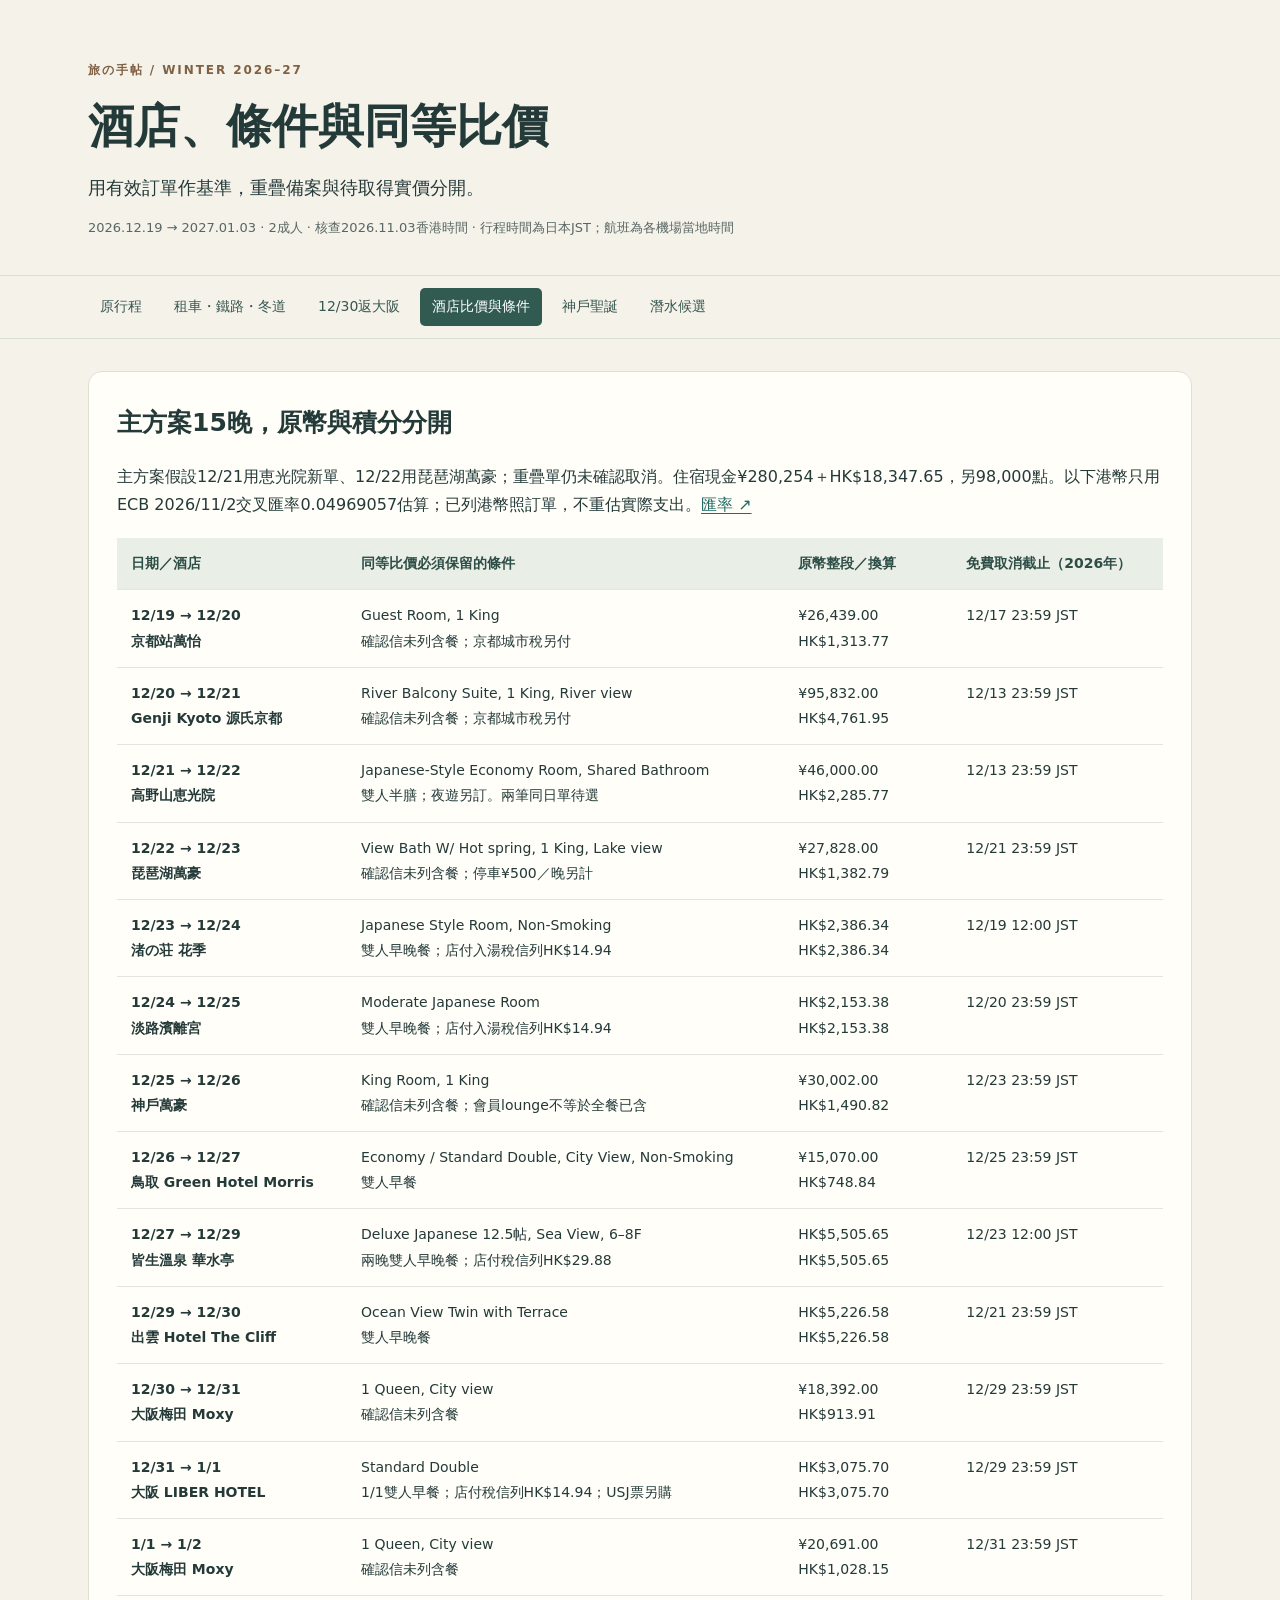
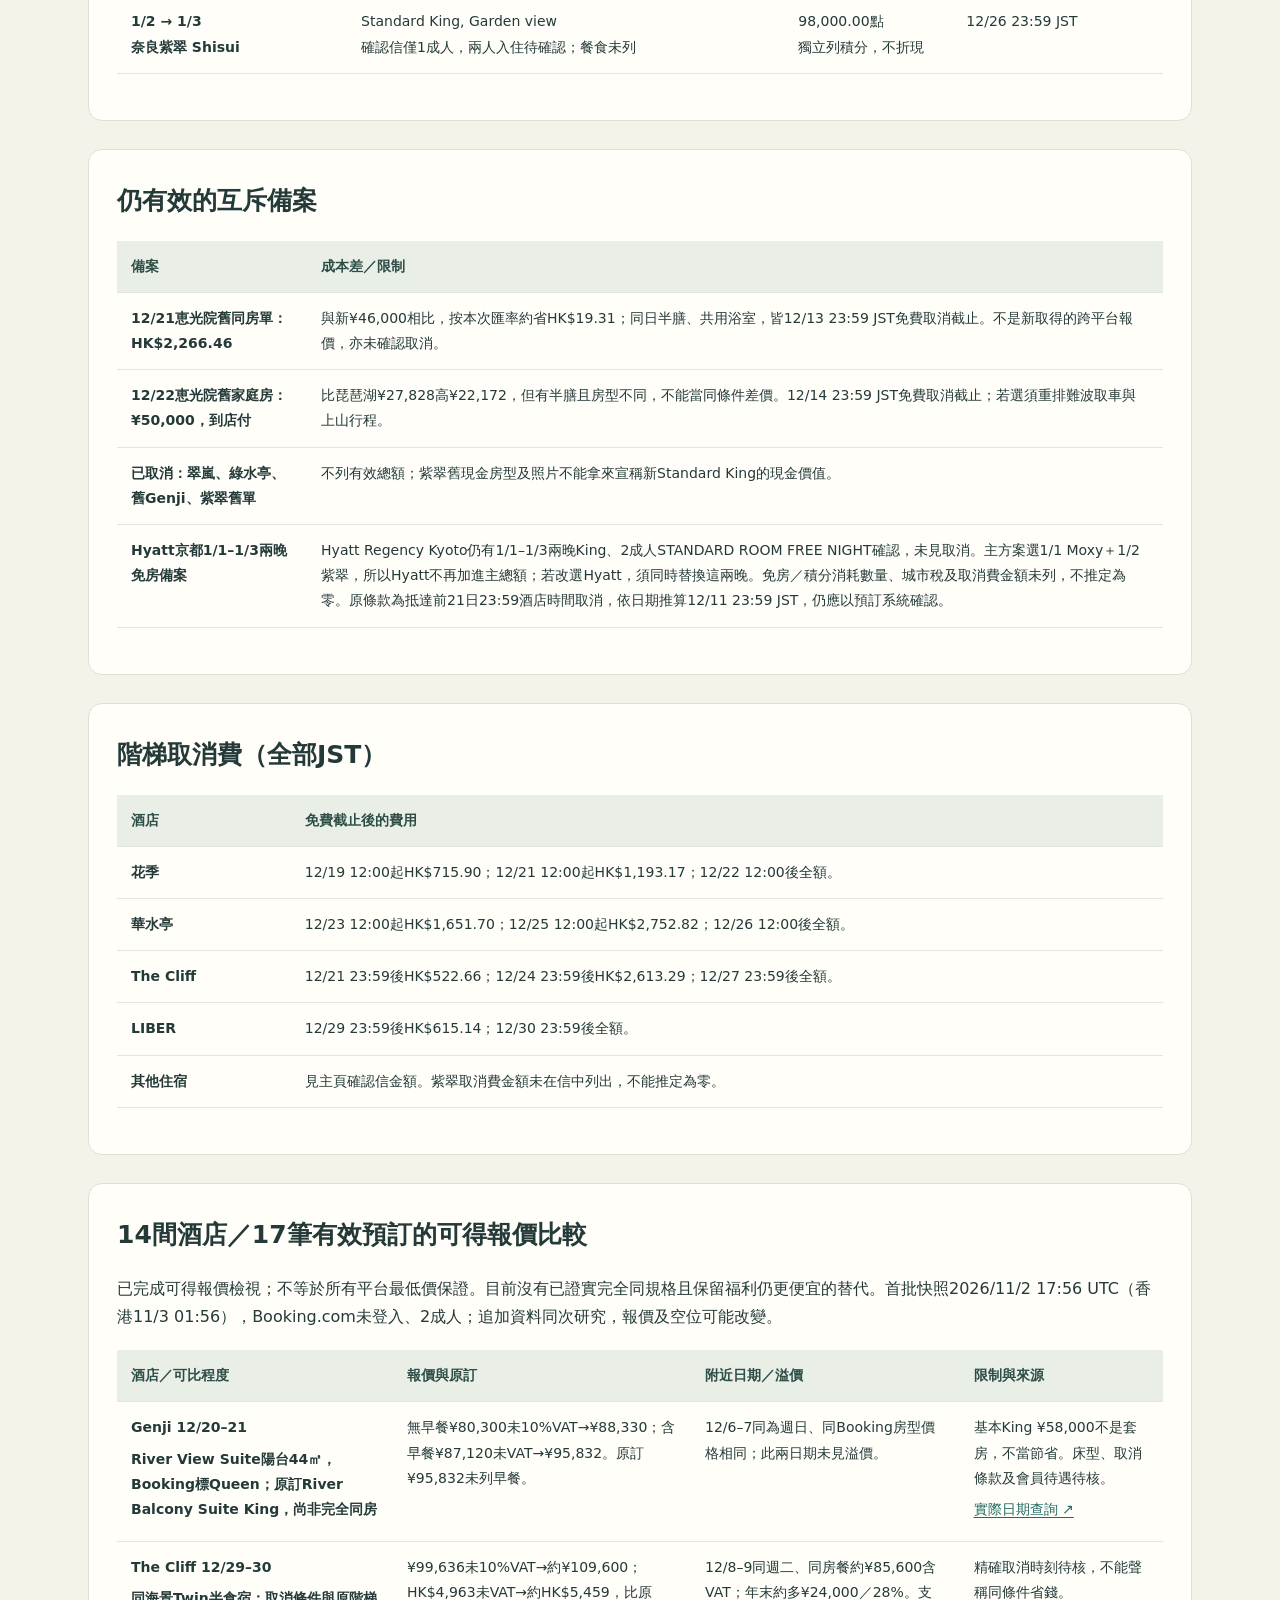
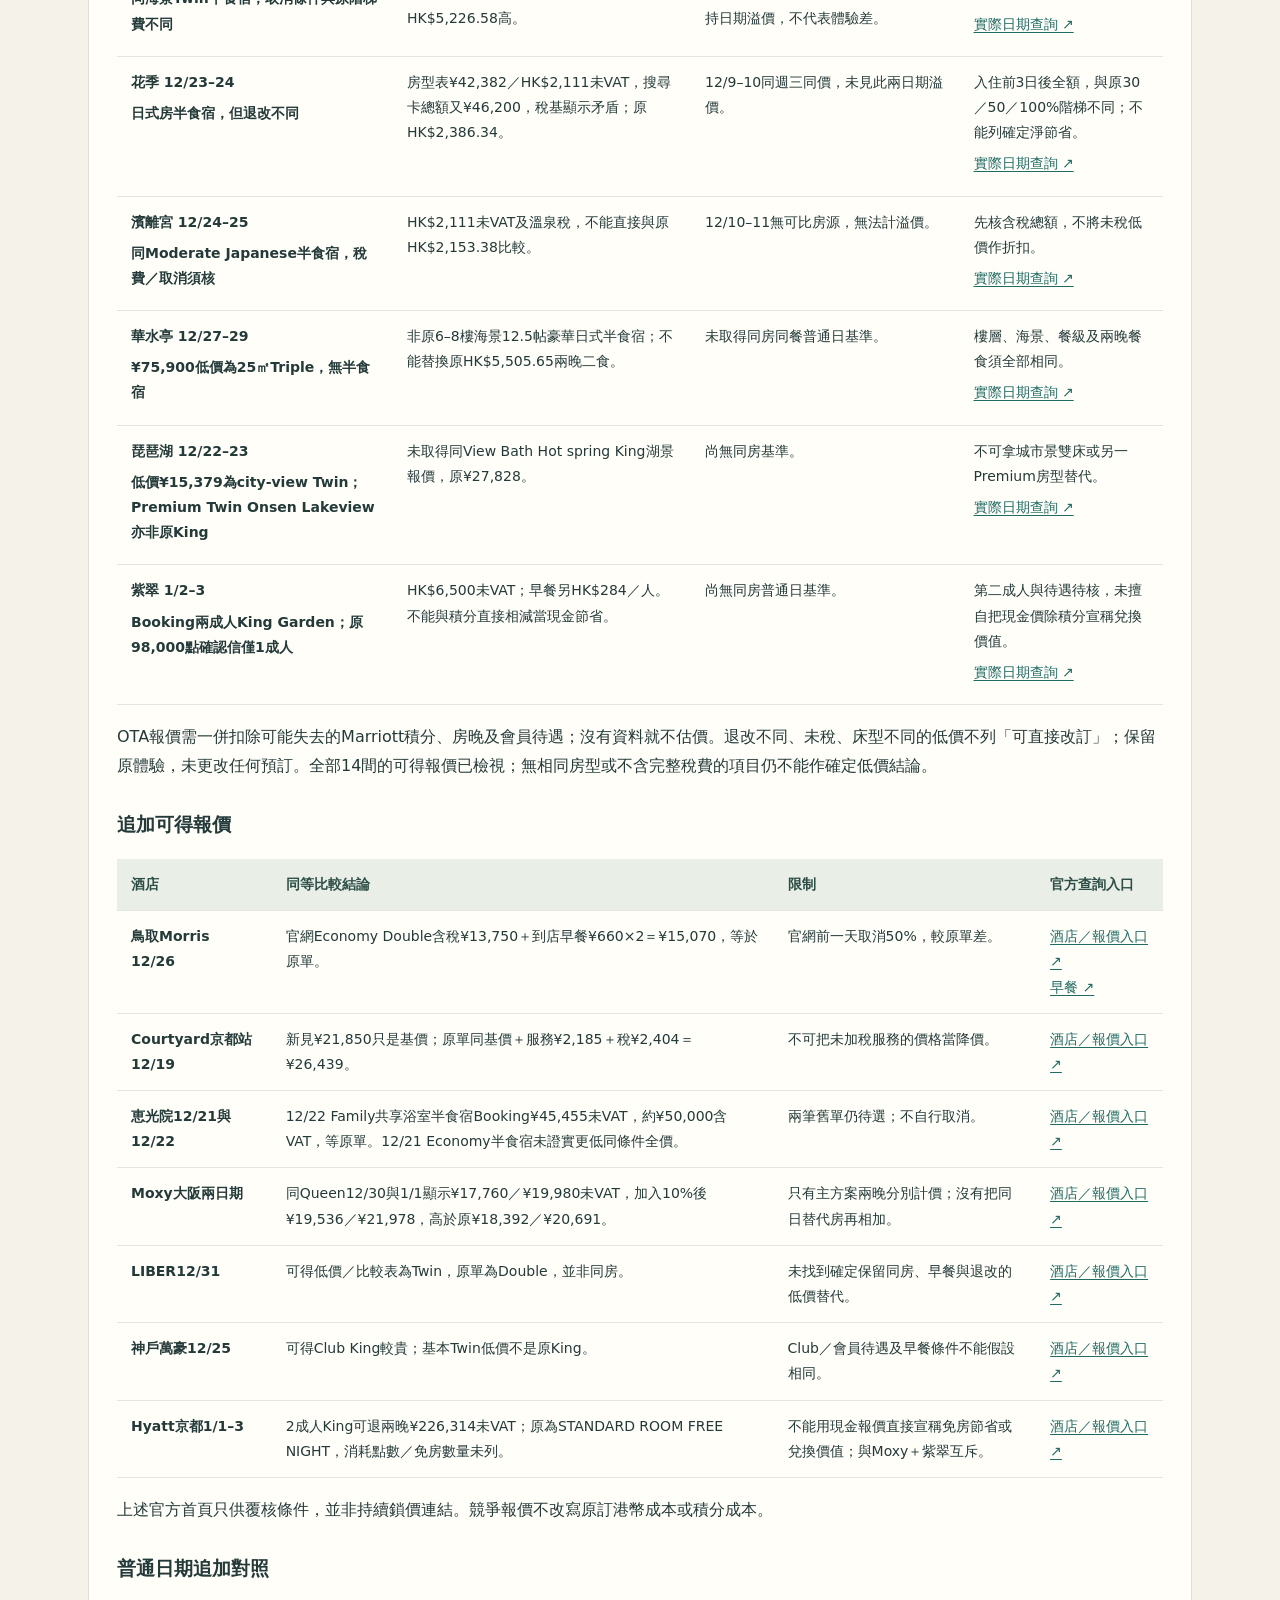
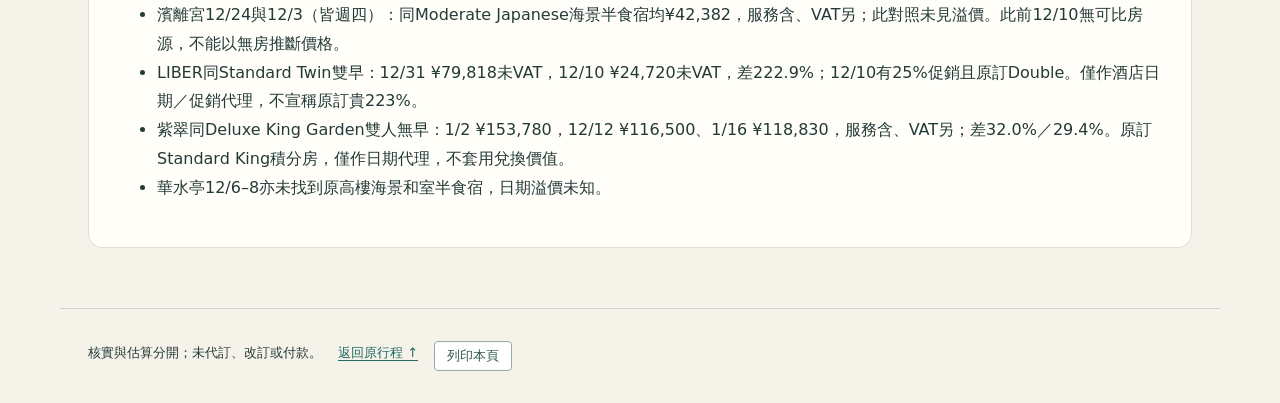
<file: osaka-setouchi-winter-2026/route-options.html>
<!DOCTYPE html>

<html lang="zh-Hant"><head><meta charset="utf-8"/><meta content="width=device-width,initial-scale=1" name="viewport"/><title>淡路島住宿與路線比較｜冬旅 2026–27</title><meta content="0;url=./hotel-options.html" http-equiv="refresh"/><link href="https://tychen0927.github.io/osaka-setouchi-winter-2026/#hotel-options" rel="canonical"/></head><body><p>住宿與交通比較已整合至新版行程。</p><p><a href="./hotel-options.html">查看淡路島七家住宿、米其林標示與兩晚組合</a></p></body></html>
</file>
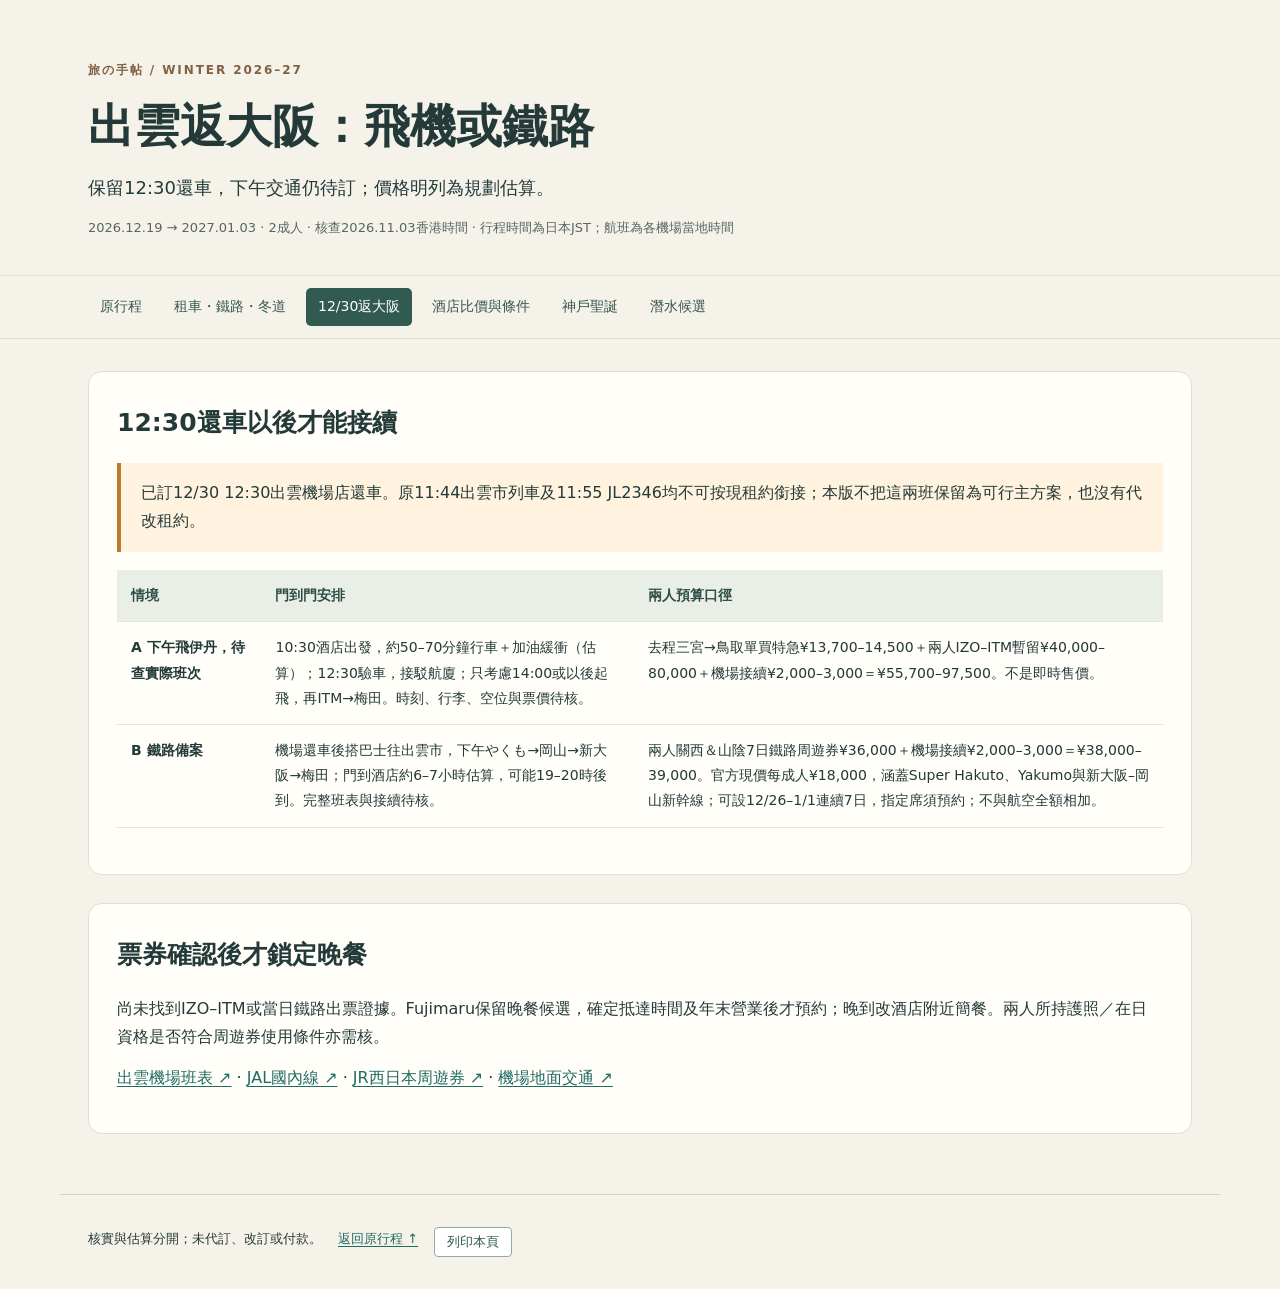
<file: osaka-setouchi-winter-2026/sanin-flights.html>
<!DOCTYPE html>

<html lang="zh-Hant"><head><meta charset="utf-8"/><meta content="width=device-width,initial-scale=1" name="viewport"/><title>出雲返大阪：飛機或鐵路｜日本冬旅</title><meta content="把原行程的移動拆成可預約的起訖時間、指定車次與每段冬季備案。" name="description"/><link href="supplements.css" rel="stylesheet"/></head><body><a class="skip" href="#content">跳至內容</a><header><div class="eyebrow">旅の手帖 / WINTER 2026–27</div><h1>出雲返大阪：飛機或鐵路</h1><p class="lead">保留12:30還車，下午交通仍待訂；價格明列為規劃估算。</p><p class="meta">2026.12.19 → 2027.01.03 · 2成人 · 核查2026.11.03香港時間 · 行程時間為日本JST；航班為各機場當地時間</p></header><nav aria-label="行程頁面"><a href="index.html">原行程</a><a href="transport.html">租車・鐵路・冬道</a><a aria-current="page" href="sanin-flights.html">12/30返大阪</a><a href="hotel-options.html">酒店比價與條件</a><a href="christmas.html">神戶聖誕</a><a href="diving.html">潛水候選</a></nav><main id="content"><section id="decision"><h2>12:30還車以後才能接續</h2><p class="caution">已訂12/30 12:30出雲機場店還車。原11:44出雲市列車及11:55 JL2346均不可按現租約銜接；本版不把這兩班保留為可行主方案，也沒有代改租約。</p><div class="table-scroll"><table><thead><tr><th>情境</th><th>門到門安排</th><th>兩人預算口徑</th></tr></thead><tbody><tr><td>A 下午飛伊丹，待查實際班次</td><td>10:30酒店出發，約50–70分鐘行車＋加油緩衝（估算）；12:30驗車，接駁航廈；只考慮14:00或以後起飛，再ITM→梅田。時刻、行李、空位與票價待核。</td><td>去程三宮→鳥取單買特急¥13,700–14,500＋兩人IZO–ITM暫留¥40,000–80,000＋機場接續¥2,000–3,000＝¥55,700–97,500。不是即時售價。</td></tr><tr><td>B 鐵路備案</td><td>機場還車後搭巴士往出雲市，下午やくも→岡山→新大阪→梅田；門到酒店約6–7小時估算，可能19–20時後到。完整班表與接續待核。</td><td>兩人關西＆山陰7日鐵路周遊券¥36,000＋機場接續¥2,000–3,000＝¥38,000–39,000。官方現價每成人¥18,000，涵蓋Super Hakuto、Yakumo與新大阪–岡山新幹線；可設12/26–1/1連續7日，指定席須預約；不與航空全額相加。</td></tr></tbody></table></div></section><section id="sources"><h2>票券確認後才鎖定晚餐</h2><p>尚未找到IZO–ITM或當日鐵路出票證據。Fujimaru保留晚餐候選，確定抵達時間及年末營業後才預約；晚到改酒店附近簡餐。兩人所持護照／在日資格是否符合周遊券使用條件亦需核。</p><p><a href="https://www.izumo-airport.co.jp/flight/flight-time" rel="noopener noreferrer" target="_blank">出雲機場班表 ↗</a> · <a href="https://www.jal.co.jp/jp/ja/dom/" rel="noopener noreferrer" target="_blank">JAL國內線 ↗</a> · <a href="https://www.westjr.co.jp/travel-information/tc/tickets-passes/jrwest-rail-pass/kansai_sanin/" rel="noopener noreferrer" target="_blank">JR西日本周遊券 ↗</a> · <a href="https://www.izumo-airport.co.jp/access" rel="noopener noreferrer" target="_blank">機場地面交通 ↗</a></p></section></main><footer>核實與估算分開；未代訂、改訂或付款。<a href="index.html">返回原行程 ↑</a><button onclick="window.print()">列印本頁</button></footer></body></html>
</file>
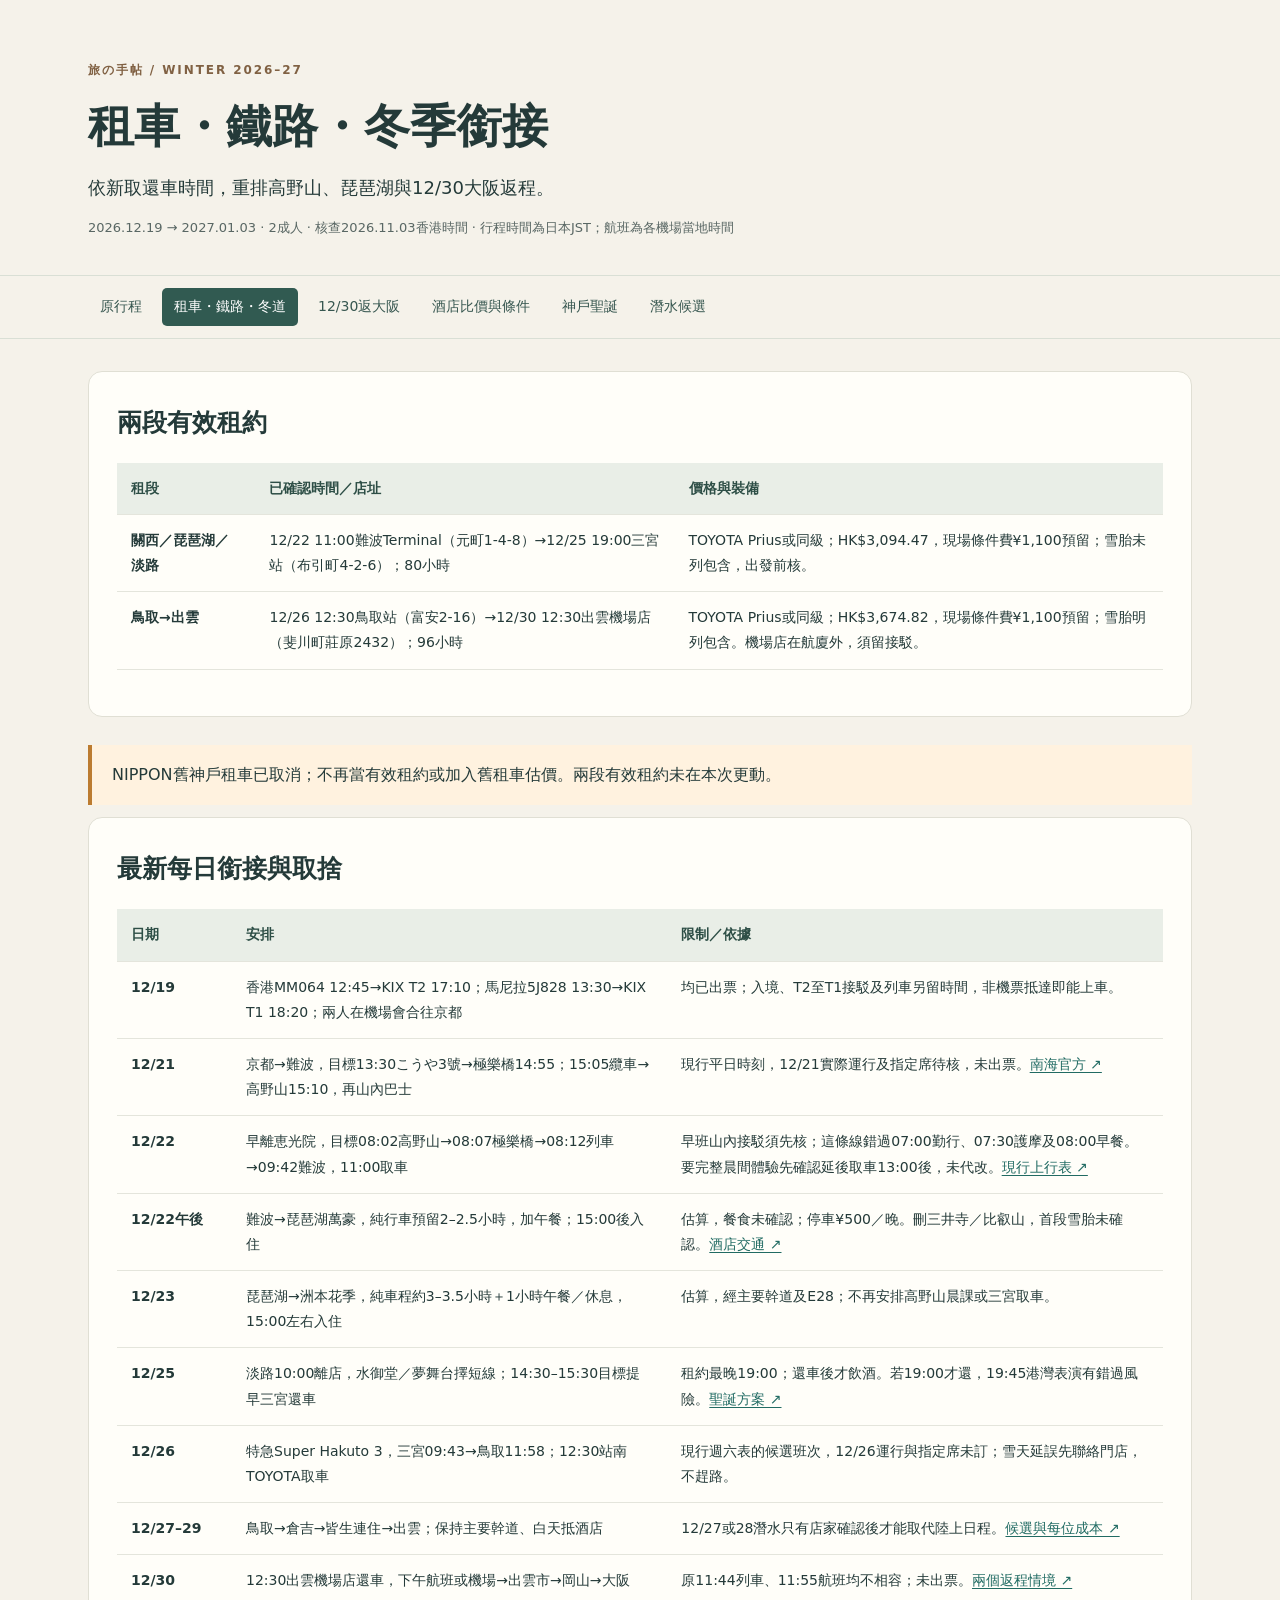
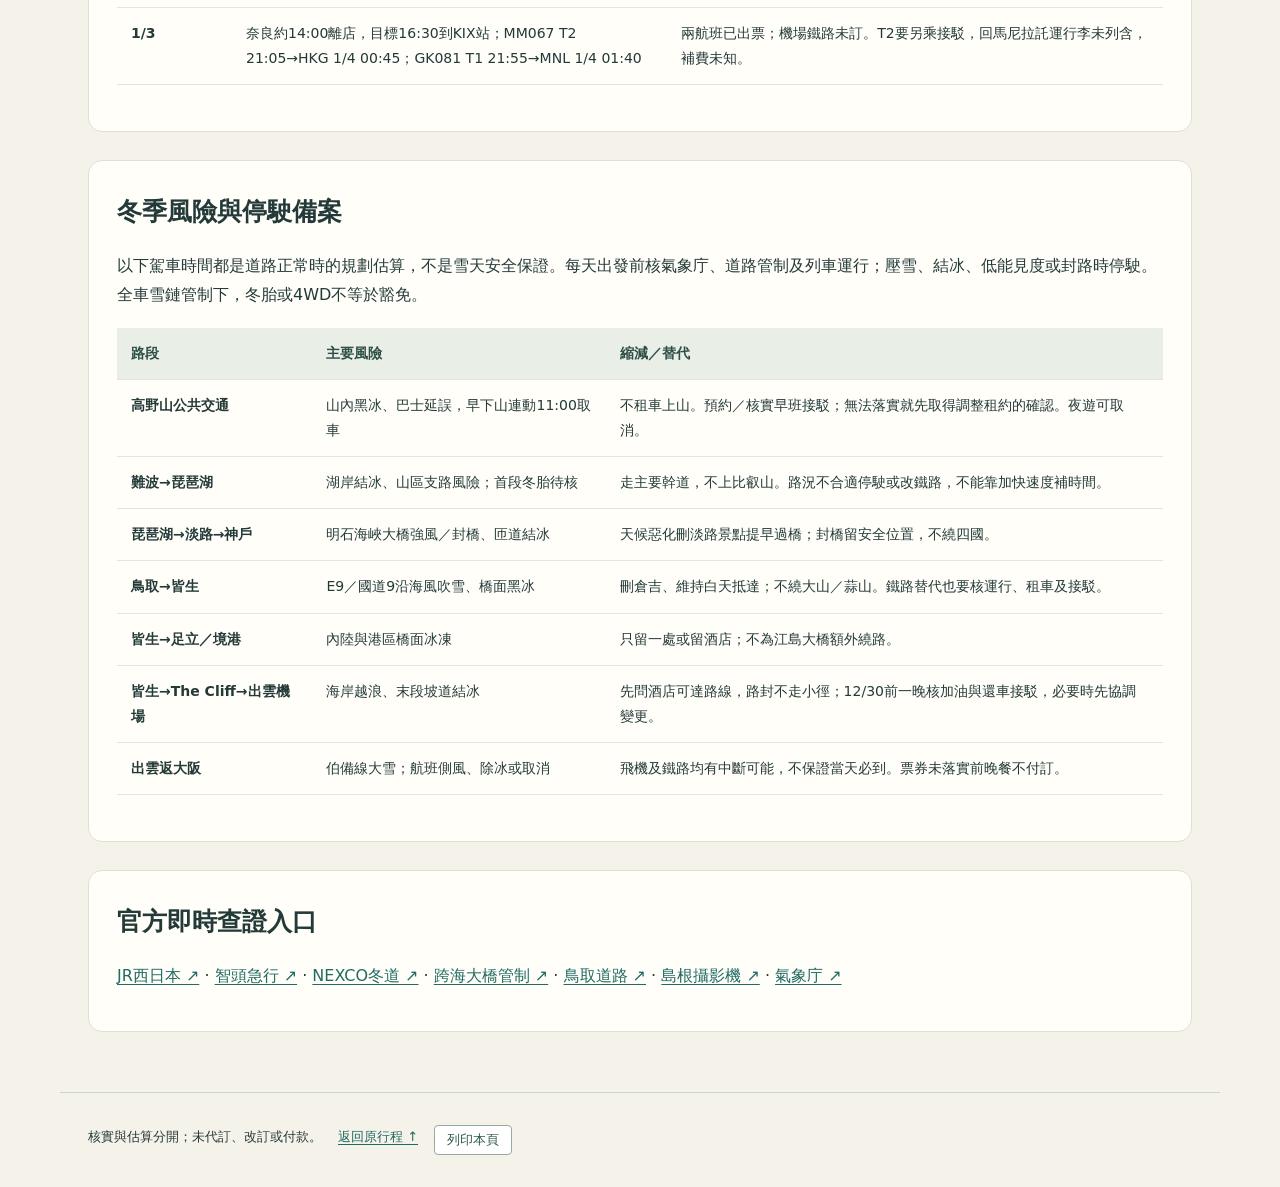
<file: osaka-setouchi-winter-2026/transport.html>
<!DOCTYPE html>

<html lang="zh-Hant"><head><meta charset="utf-8"/><meta content="width=device-width,initial-scale=1" name="viewport"/><title>租車・鐵路・冬季銜接｜日本冬旅</title><meta content="把原行程的移動拆成可預約的起訖時間、指定車次與每段冬季備案。" name="description"/><link href="supplements.css" rel="stylesheet"/></head><body><a class="skip" href="#content">跳至內容</a><header><div class="eyebrow">旅の手帖 / WINTER 2026–27</div><h1>租車・鐵路・冬季銜接</h1><p class="lead">依新取還車時間，重排高野山、琵琶湖與12/30大阪返程。</p><p class="meta">2026.12.19 → 2027.01.03 · 2成人 · 核查2026.11.03香港時間 · 行程時間為日本JST；航班為各機場當地時間</p></header><nav aria-label="行程頁面"><a href="index.html">原行程</a><a aria-current="page" href="transport.html">租車・鐵路・冬道</a><a href="sanin-flights.html">12/30返大阪</a><a href="hotel-options.html">酒店比價與條件</a><a href="christmas.html">神戶聖誕</a><a href="diving.html">潛水候選</a></nav><main id="content"><section id="rentals"><h2>兩段有效租約</h2><div class="table-scroll"><table><thead><tr><th>租段</th><th>已確認時間／店址</th><th>價格與裝備</th></tr></thead><tbody><tr><td>關西／琵琶湖／淡路</td><td>12/22 11:00難波Terminal（元町1-4-8）→12/25 19:00三宮站（布引町4-2-6）；80小時</td><td>TOYOTA Prius或同級；HK$3,094.47，現場條件費¥1,100預留；雪胎未列包含，出發前核。</td></tr><tr><td>鳥取→出雲</td><td>12/26 12:30鳥取站（富安2-16）→12/30 12:30出雲機場店（斐川町莊原2432）；96小時</td><td>TOYOTA Prius或同級；HK$3,674.82，現場條件費¥1,100預留；雪胎明列包含。機場店在航廈外，須留接駁。</td></tr></tbody></table></div></section><p class="caution">NIPPON舊神戶租車已取消；不再當有效租約或加入舊租車估價。兩段有效租約未在本次更動。</p><section id="connections"><h2>最新每日銜接與取捨</h2><div class="table-scroll"><table><thead><tr><th>日期</th><th>安排</th><th>限制／依據</th></tr></thead><tbody><tr><td>12/19</td><td>香港MM064 12:45→KIX T2 17:10；馬尼拉5J828 13:30→KIX T1 18:20；兩人在機場會合往京都</td><td>均已出票；入境、T2至T1接駁及列車另留時間，非機票抵達即能上車。</td></tr><tr><td>12/21</td><td>京都→難波，目標13:30こうや3號→極樂橋14:55；15:05纜車→高野山15:10，再山內巴士</td><td>現行平日時刻，12/21實際運行及指定席待核，未出票。<a href="https://www.nankai.co.jp/traffic/express/kouya.html" rel="noopener noreferrer" target="_blank">南海官方 ↗</a></td></tr><tr><td>12/22</td><td>早離恵光院，目標08:02高野山→08:07極樂橋→08:12列車→09:42難波，11:00取車</td><td>早班山內接駁須先核；這條線錯過07:00勤行、07:30護摩及08:00早餐。要完整晨間體驗先確認延後取車13:00後，未代改。<a href="https://www.nankai.co.jp/lib/traffic/express/koya-rinkan/pdf/koya-rinkan_up.pdf" rel="noopener noreferrer" target="_blank">現行上行表 ↗</a></td></tr><tr><td>12/22午後</td><td>難波→琵琶湖萬豪，純行車預留2–2.5小時，加午餐；15:00後入住</td><td>估算，餐食未確認；停車¥500／晚。刪三井寺／比叡山，首段雪胎未確認。<a href="https://www.biwako-marriott.com/access.html" rel="noopener noreferrer" target="_blank">酒店交通 ↗</a></td></tr><tr><td>12/23</td><td>琵琶湖→洲本花季，純車程約3–3.5小時＋1小時午餐／休息，15:00左右入住</td><td>估算，經主要幹道及E28；不再安排高野山晨課或三宮取車。</td></tr><tr><td>12/25</td><td>淡路10:00離店，水御堂／夢舞台擇短線；14:30–15:30目標提早三宮還車</td><td>租約最晚19:00；還車後才飲酒。若19:00才還，19:45港灣表演有錯過風險。<a href="christmas.html" rel="noopener noreferrer" target="_blank">聖誕方案 ↗</a></td></tr><tr><td>12/26</td><td>特急Super Hakuto 3，三宮09:43→鳥取11:58；12:30站南TOYOTA取車</td><td>現行週六表的候選班次，12/26運行與指定席未訂；雪天延誤先聯絡門店，不趕路。</td></tr><tr><td>12/27–29</td><td>鳥取→倉吉→皆生連住→出雲；保持主要幹道、白天抵酒店</td><td>12/27或28潛水只有店家確認後才能取代陸上日程。<a href="diving.html" rel="noopener noreferrer" target="_blank">候選與每位成本 ↗</a></td></tr><tr><td>12/30</td><td>12:30出雲機場店還車，下午航班或機場→出雲市→岡山→大阪</td><td>原11:44列車、11:55航班均不相容；未出票。<a href="sanin-flights.html" rel="noopener noreferrer" target="_blank">兩個返程情境 ↗</a></td></tr><tr><td>1/3</td><td>奈良約14:00離店，目標16:30到KIX站；MM067 T2 21:05→HKG 1/4 00:45；GK081 T1 21:55→MNL 1/4 01:40</td><td>兩航班已出票；機場鐵路未訂。T2要另乘接駁，回馬尼拉託運行李未列含，補費未知。</td></tr></tbody></table></div></section><section id="snow"><h2>冬季風險與停駛備案</h2><p>以下駕車時間都是道路正常時的規劃估算，不是雪天安全保證。每天出發前核氣象庁、道路管制及列車運行；壓雪、結冰、低能見度或封路時停駛。全車雪鏈管制下，冬胎或4WD不等於豁免。</p><div class="table-scroll"><table><thead><tr><th>路段</th><th>主要風險</th><th>縮減／替代</th></tr></thead><tbody><tr><td>高野山公共交通</td><td>山內黑冰、巴士延誤，早下山連動11:00取車</td><td>不租車上山。預約／核實早班接駁；無法落實就先取得調整租約的確認。夜遊可取消。</td></tr><tr><td>難波→琵琶湖</td><td>湖岸結冰、山區支路風險；首段冬胎待核</td><td>走主要幹道，不上比叡山。路況不合適停駛或改鐵路，不能靠加快速度補時間。</td></tr><tr><td>琵琶湖→淡路→神戶</td><td>明石海峽大橋強風／封橋、匝道結冰</td><td>天候惡化刪淡路景點提早過橋；封橋留安全位置，不繞四國。</td></tr><tr><td>鳥取→皆生</td><td>E9／國道9沿海風吹雪、橋面黑冰</td><td>刪倉吉、維持白天抵達；不繞大山／蒜山。鐵路替代也要核運行、租車及接駁。</td></tr><tr><td>皆生→足立／境港</td><td>內陸與港區橋面冰凍</td><td>只留一處或留酒店；不為江島大橋額外繞路。</td></tr><tr><td>皆生→The Cliff→出雲機場</td><td>海岸越浪、末段坡道結冰</td><td>先問酒店可達路線，路封不走小徑；12/30前一晚核加油與還車接駁，必要時先協調變更。</td></tr><tr><td>出雲返大阪</td><td>伯備線大雪；航班側風、除冰或取消</td><td>飛機及鐵路均有中斷可能，不保證當天必到。票券未落實前晚餐不付訂。</td></tr></tbody></table></div></section><section id="sources"><h2>官方即時查證入口</h2><p><a href="https://trafficinfo.westjr.co.jp/" rel="noopener noreferrer" target="_blank">JR西日本 ↗</a> · <a href="https://www.chizukyu.co.jp/" rel="noopener noreferrer" target="_blank">智頭急行 ↗</a> · <a href="https://www.w-nexco.co.jp/safety_drive/snow/" rel="noopener noreferrer" target="_blank">NEXCO冬道 ↗</a> · <a href="https://www.jb-honshi.co.jp/customer_index/disaster.html" rel="noopener noreferrer" target="_blank">跨海大橋管制 ↗</a> · <a href="https://www.pref.tottori.lg.jp/34433.htm" rel="noopener noreferrer" target="_blank">鳥取道路 ↗</a> · <a href="https://www.pref.shimane.lg.jp/infra/road/joho/camera/index.html" rel="noopener noreferrer" target="_blank">島根攝影機 ↗</a> · <a href="https://www.jma.go.jp/jma/bosaiinfo/snow_portal.html" rel="noopener noreferrer" target="_blank">氣象庁 ↗</a></p></section></main><footer>核實與估算分開；未代訂、改訂或付款。<a href="index.html">返回原行程 ↑</a><button onclick="window.print()">列印本頁</button></footer></body></html>
</file>
<file: osaka-setouchi-winter-2026/supplements.css>
*{box-sizing:border-box}html{scroll-behavior:smooth;scroll-padding-top:90px}body{margin:0;color:#243a39;background:#f5f2ea;font:16px/1.8 system-ui,-apple-system,"Noto Sans TC",sans-serif}header,main,footer{max-width:1160px;margin:auto;padding:32px 28px}header{padding-top:60px;padding-bottom:24px}.eyebrow{font-size:12px;letter-spacing:.16em;color:#806143;font-weight:750}h1{font-family:Georgia,"Noto Serif TC",serif;font-size:clamp(28px,4vw,46px);line-height:1.35;margin:14px 0}h2{font-size:25px;margin:0 0 18px}h3{font-size:19px;margin:26px 0 10px}.lead{max-width:850px;font-size:18px}.meta,.small{font-size:13px;color:#596764}nav{display:flex;gap:8px;flex-wrap:wrap;position:sticky;top:0;z-index:5;background:#f5f2eaf5;border-block:1px solid #d9dfd5;padding:12px max(20px,calc((100vw - 1104px)/2));backdrop-filter:blur(8px)}nav a{color:#375750;text-decoration:none;padding:6px 12px;border-radius:5px;font-size:14px;white-space:nowrap}nav a[aria-current]{background:#315a51;color:white}a{color:#216b63;text-underline-offset:3px;overflow-wrap:anywhere}a:hover{color:#9a592d}a:focus-visible,button:focus-visible{outline:3px solid #b76536;outline-offset:3px}section{background:#fffef9;border:1px solid #e0dfd4;border-radius:14px;padding:28px;margin-bottom:28px;scroll-margin-top:110px}p{margin:12px 0}.callout{padding:18px 22px;background:#eaf1eb;border-left:4px solid #557b5f;border-radius:5px}.caution{padding:16px 20px;background:#fff2df;border-left:4px solid #bc7c30}.table-scroll{overflow:auto;margin:18px 0;max-width:100%}table{border-collapse:collapse;width:100%;font-size:14px;min-width:720px}th{text-align:left;background:#e9eee7;color:#2d4e46;font-weight:700;white-space:nowrap}td,th{padding:13px 14px;vertical-align:top;border-bottom:1px solid #e4e5dc}td:first-child{min-width:115px;font-weight:600}td p{margin:6px 0}strong{color:#244f47}.chips{display:flex;gap:10px;flex-wrap:wrap}.chips a{padding:7px 12px;border:1px solid #bac9be;border-radius:25px;text-decoration:none;font-size:14px}.stat-grid{display:grid;grid-template-columns:repeat(3,1fr);gap:12px}.stat{padding:20px;background:#eaf0e8;border-radius:8px}.stat b{display:block;font-size:23px}.stat span{font-size:13px}.risk-high{color:#923d30;font-weight:700}.risk-mid{color:#8d641d;font-weight:700}.risk-low{color:#426751;font-weight:700}details{margin:16px 0;padding:14px;background:#f4f5ee;border-radius:8px}summary{cursor:pointer;font-weight:700}footer{font-size:13px;border-top:1px solid #ccd5cb;display:flex;gap:16px;flex-wrap:wrap}button{border:1px solid #97aaa0;background:white;color:#315a51;border-radius:4px;padding:5px 12px;cursor:pointer}.skip{position:absolute;left:10px;top:-100px;background:white;padding:10px}.skip:focus{top:10px;z-index:20}.sources li{margin-bottom:8px}label{display:inline-block;margin:8px 16px 8px 0}input{width:110px;padding:5px;border:1px solid #97aaa0;border-radius:4px;font:inherit}.result{font-size:20px;font-weight:700}.nowrap{white-space:nowrap}@media(max-width:650px){header,main,footer{padding:24px 16px}header{padding-top:36px}nav{padding:8px 10px;gap:0}nav a{padding:7px 8px;font-size:12px}section{padding:20px 16px}.stat-grid{grid-template-columns:1fr}h2{font-size:22px}table{min-width:670px}.lead{font-size:16px}}@media print{nav,.skip,button{display:none}body{background:white;font-size:11px}header,main,footer{padding:12px 0}section{break-inside:auto;border-radius:0;padding:14px}table{min-width:0;font-size:10px}.table-scroll{overflow:visible}tr{break-inside:avoid}a{color:inherit}h1{font-size:26px}h2{font-size:18px}}
</file>
